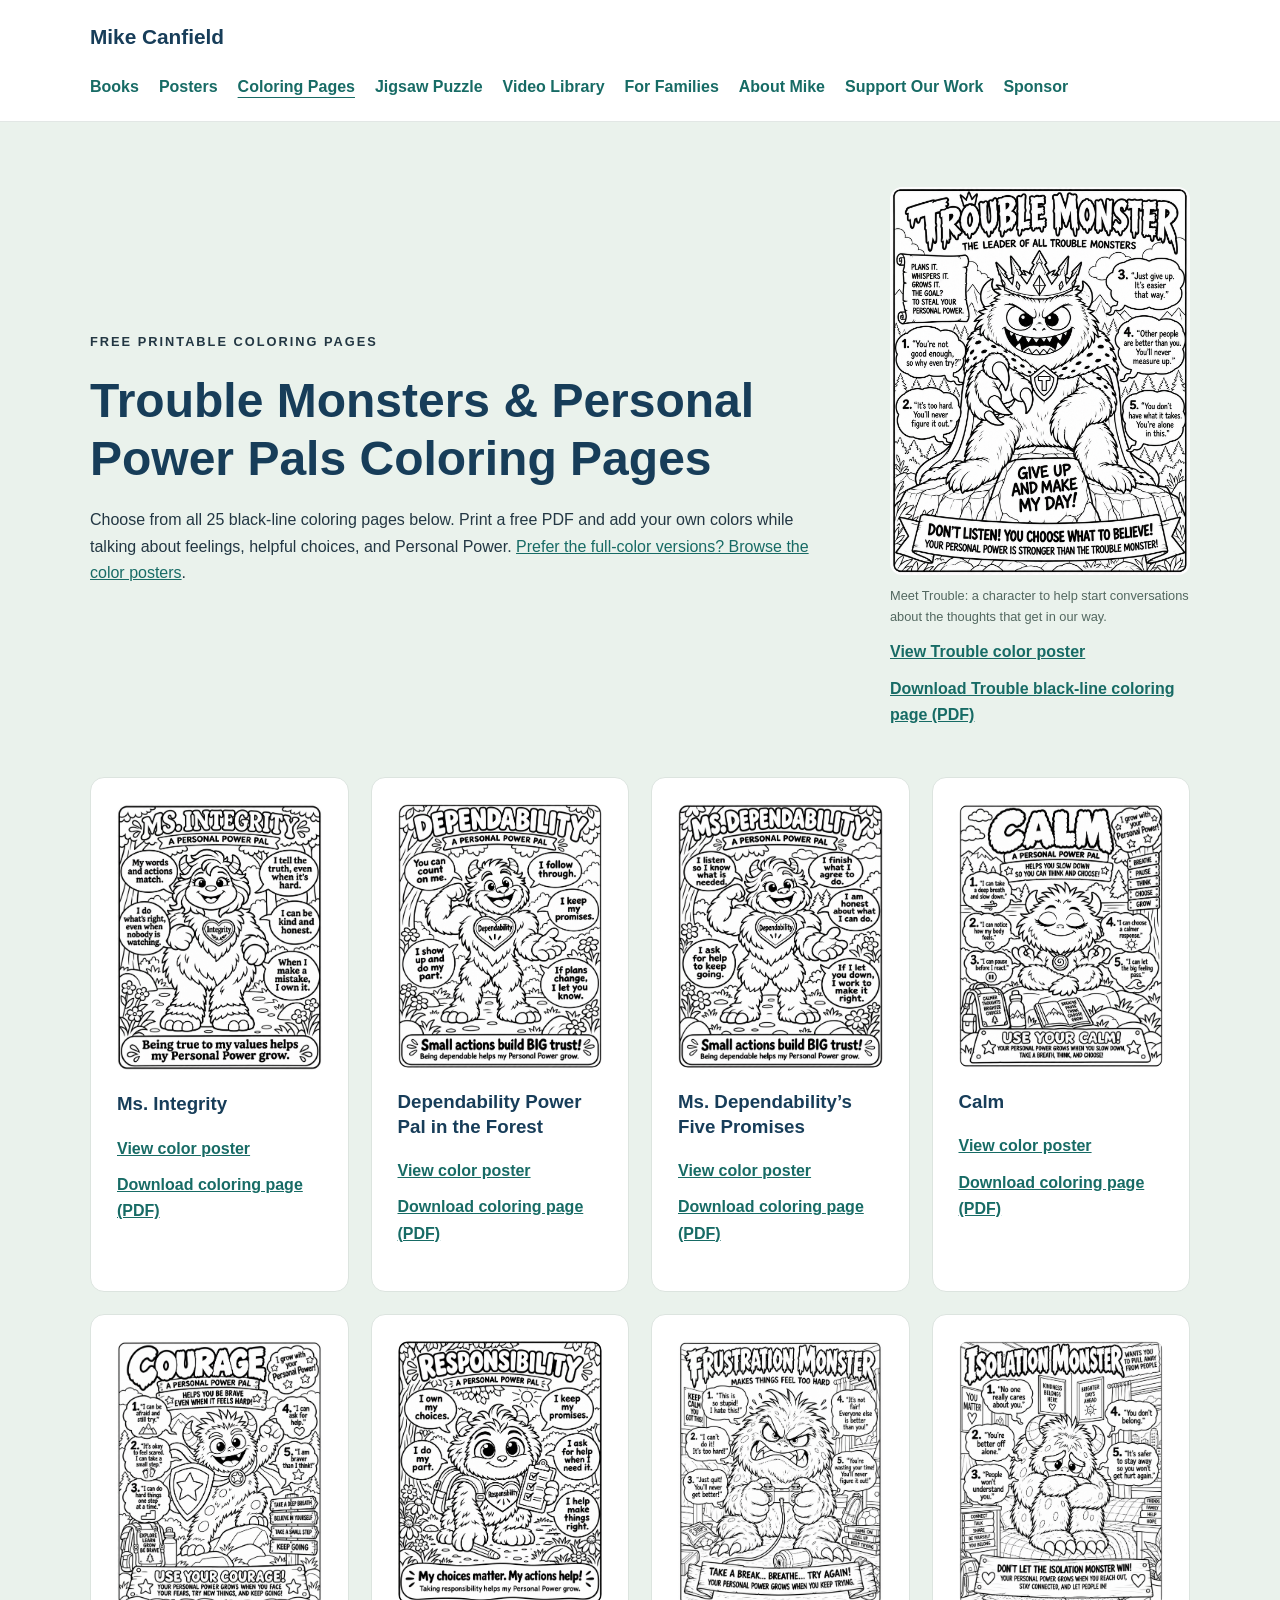
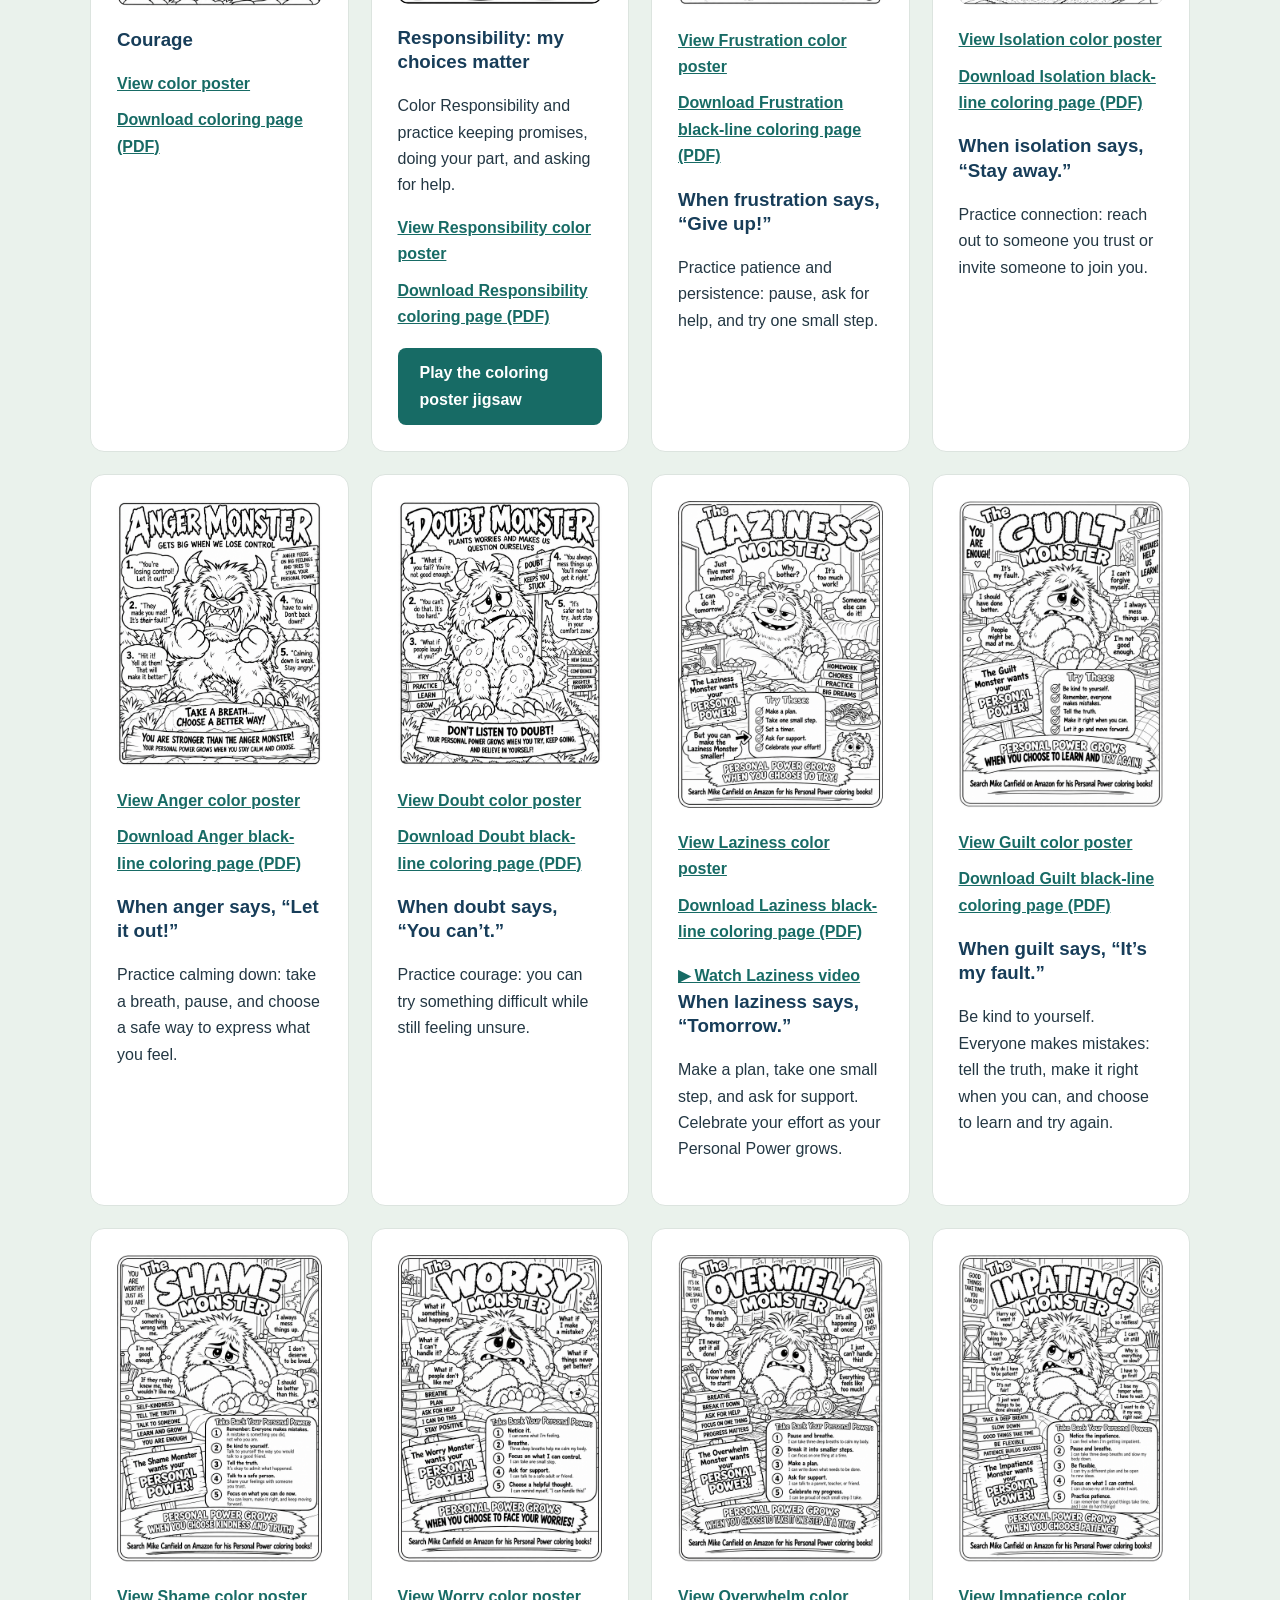
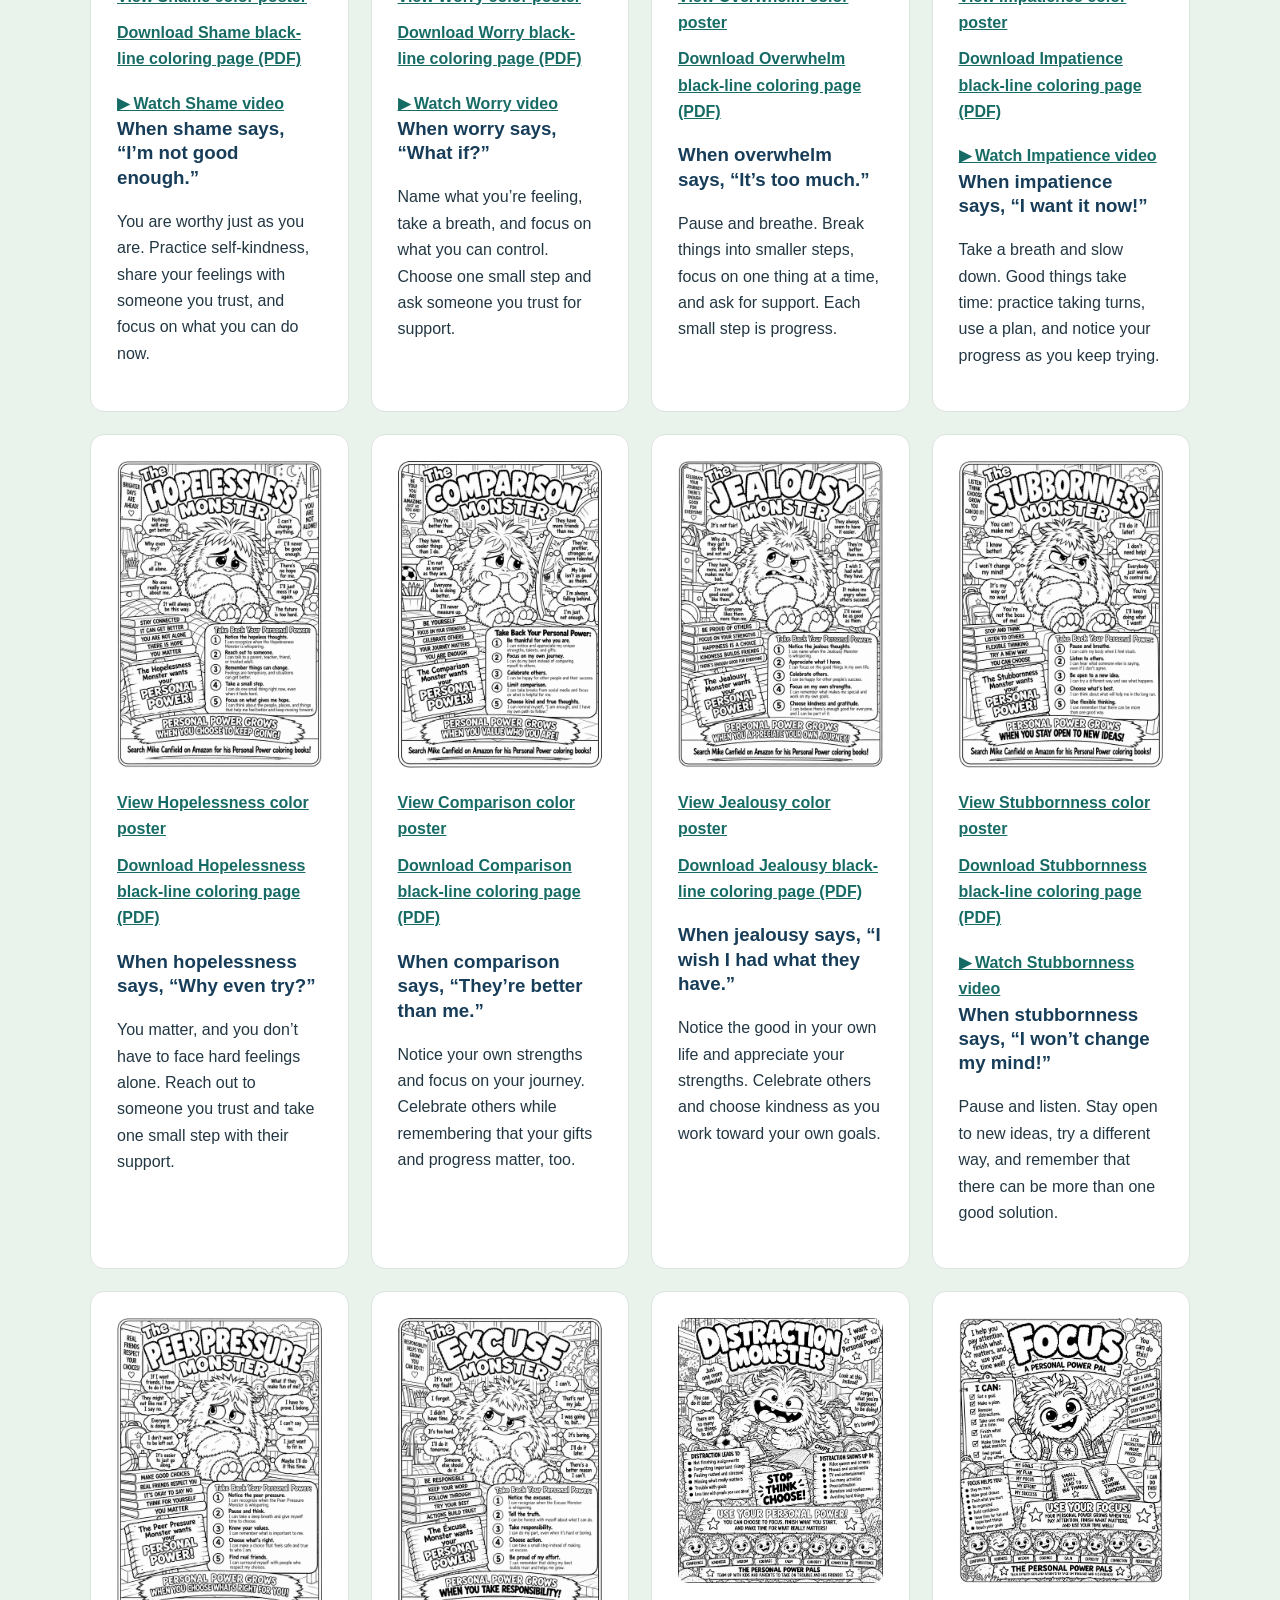
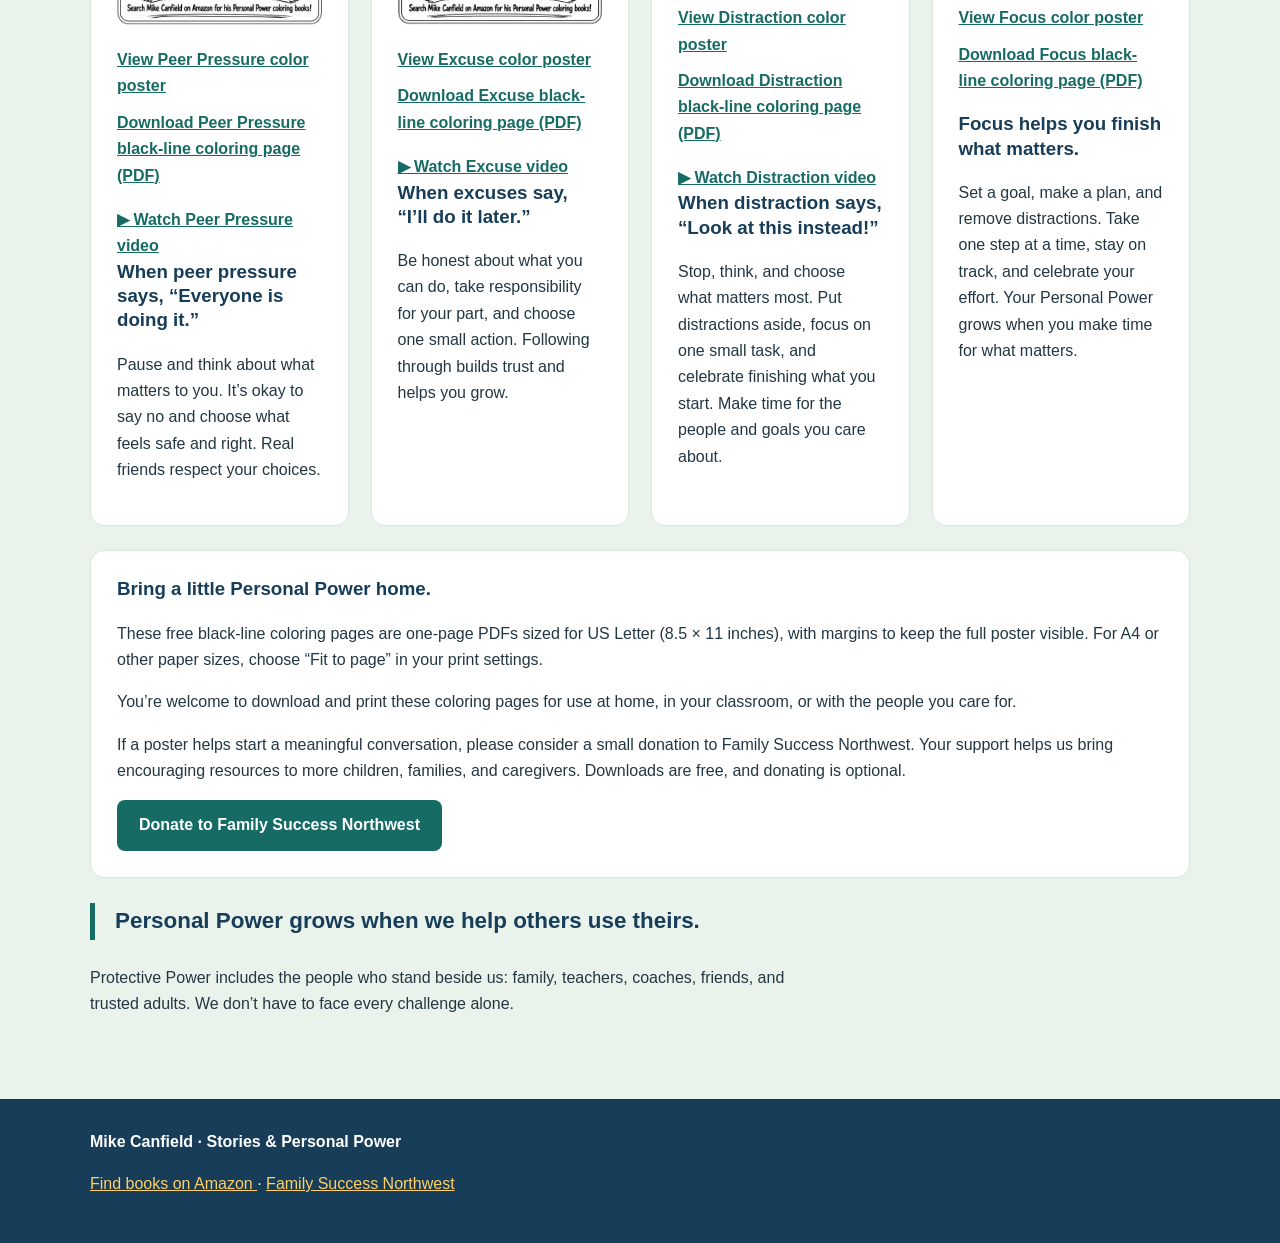
<file: coloring-pages.html>
<!DOCTYPE html>
<html lang="en">
<head>
  <meta charset="UTF-8">
  <meta name="viewport" content="width=device-width, initial-scale=1">
  <meta name="description" content="Download 20 free black-line Trouble Monsters and Personal Power Pals coloring pages. Print one-page PDFs for home, classrooms, and family activities.">
  <title>Free Coloring Pages | Mike Canfield</title>
  <link rel="stylesheet" href="assets/site.css">
</head>
<body>
  <header>
    <div class="wrap header-inner">
      <a class="brand" href="index.html">Mike Canfield</a>
      <nav aria-label="Main navigation">
        <a href="index.html#books">Books</a>
        <a href="posters.html">Posters</a>
        <a href="coloring-pages.html" aria-current="page">Coloring Pages</a>
        <a href="puzzle.html">Jigsaw Puzzle</a>
        <a href="index.html#wisdom">Video Library</a>
        <a href="index.html#families">For Families</a>
        <a href="index.html#about">About Mike</a>
        <a href="index.html#support">Support Our Work</a>
        <a href="sponsor.html">Sponsor</a>
      </nav>
    </div>
  </header>
  <main>
    <section class="soft" id="personal-power">
      <div class="wrap">
        <div class="ideas-introduction">
          <div><div class="eyebrow">Free printable coloring pages</div>
        <h1 class="poster-page-title">Trouble Monsters &amp; Personal Power Pals Coloring Pages</h1>
        <p class="intro">Choose from all 25 black-line coloring pages below. Print a free PDF and add your own colors while talking about feelings, helpful choices, and Personal Power. <a href="posters.html">Prefer the full-color versions? Browse the color posters</a>.</p></div>
          <figure class="ideas-illustration" id="trouble-monster"><img src="assets/coloring/trouble-monster.png" width="1102" height="1427" loading="lazy" alt="Trouble Monster black-line coloring page"><figcaption>Meet Trouble: a character to help start conversations about the thoughts that get in our way.</figcaption><div class="poster-downloads"><a href="posters.html#trouble-monster">View Trouble color poster</a><a href="assets/printable/trouble-monster-blackline.pdf" download="Trouble-Monster-Coloring-Poster.pdf">Download Trouble black-line coloring page (PDF)</a></div></figure>
        </div>

        <div class="grid">
          <article class="card" id="ms-integrity">
            <img class="idea-card-illustration" src="assets/coloring/ms-integrity.png" loading="lazy" alt="Ms. Integrity black-line coloring page">
            <h3>Ms. Integrity</h3>
            <div class="poster-downloads"><a href="posters.html#ms-integrity">View color poster</a><a href="assets/printable/ms-integrity-blackline.pdf" download="Ms-Integrity-Coloring-Poster.pdf">Download coloring page (PDF)</a></div>
          </article>
          <article class="card" id="dependability-forest">
            <img class="idea-card-illustration" src="assets/coloring/dependability-forest.png" loading="lazy" alt="Dependability Power Pal in the Forest black-line coloring page">
            <h3>Dependability Power Pal in the Forest</h3>
            <div class="poster-downloads"><a href="posters.html#dependability-forest">View color poster</a><a href="assets/printable/dependability-forest-blackline.pdf" download="Dependability-Forest-Coloring-Poster.pdf">Download coloring page (PDF)</a></div>
          </article>
          <article class="card" id="dependability-five-promises">
            <img class="idea-card-illustration" src="assets/coloring/dependability-five-promises.png" loading="lazy" alt="Ms. Dependability&rsquo;s Five Promises black-line coloring page">
            <h3>Ms. Dependability&rsquo;s Five Promises</h3>
            <div class="poster-downloads"><a href="posters.html#dependability-five-promises">View color poster</a><a href="assets/printable/dependability-five-promises-blackline.pdf" download="Dependability-Five-Promises-Coloring-Poster.pdf">Download coloring page (PDF)</a></div>
          </article>
          <article class="card" id="calm-pal">
            <img class="idea-card-illustration" src="assets/coloring/calm-puzzle.png" loading="lazy" alt="Calm black-line coloring page">
            <h3>Calm</h3>
            <div class="poster-downloads"><a href="posters.html#calm-pal">View color poster</a><a href="assets/printable/calm-puzzle-blackline.pdf" download="Calm-Coloring-Poster.pdf">Download coloring page (PDF)</a></div>
          </article>
          <article class="card" id="courage-pal">
            <img class="idea-card-illustration" src="assets/coloring/courage-puzzle.png" loading="lazy" alt="Courage black-line coloring page">
            <h3>Courage</h3>
            <div class="poster-downloads"><a href="posters.html#courage-pal">View color poster</a><a href="assets/printable/courage-puzzle-blackline.pdf" download="Courage-Coloring-Poster.pdf">Download coloring page (PDF)</a></div>
          </article>
          <article class="card" id="responsibility-pal">
            <img class="idea-card-illustration" src="assets/coloring/responsibility-pal.png" loading="lazy" alt="Responsibility Personal Power Pal black-line coloring page">
            <h3>Responsibility: my choices matter</h3><p>Color Responsibility and practice keeping promises, doing your part, and asking for help.</p>
            <div class="poster-downloads"><a href="posters.html#responsibility-pal">View Responsibility color poster</a><a href="assets/printable/responsibility-pal-blackline.pdf" download="Responsibility-Pal-Coloring-Poster.pdf">Download Responsibility coloring page (PDF)</a></div>
            <a class="button" href="puzzle.html?poster=responsibility-coloring">Play the coloring poster jigsaw</a>
          </article>
          <article class="card" id="frustration-monster">
            <img class="idea-card-illustration" src="assets/coloring/frustration-monster.png" width="1102" height="1427" loading="lazy" alt="Frustration Monster black-line coloring page">
            <div class="poster-downloads"><a href="posters.html#frustration-monster">View Frustration color poster</a><a href="assets/printable/frustration-monster-blackline.pdf" download="Frustration-Monster-Coloring-Poster.pdf">Download Frustration black-line coloring page (PDF)</a></div>
            <h3>When frustration says, “Give up!”</h3>
            <p>Practice patience and persistence: pause, ask for help,
              and try one small step.</p>
          </article>
          <article class="card" id="isolation-monster">
            <img class="idea-card-illustration" src="assets/coloring/isolation-monster.png" width="1102" height="1427" loading="lazy" alt="Isolation Monster black-line coloring page">
            <div class="poster-downloads"><a href="posters.html#isolation-monster">View Isolation color poster</a><a href="assets/printable/isolation-monster-blackline.pdf" download="Isolation-Monster-Coloring-Poster.pdf">Download Isolation black-line coloring page (PDF)</a></div>
            <h3>When isolation says, “Stay away.”</h3>
            <p>Practice connection: reach out to someone you trust
              or invite someone to join you.</p>
          </article>
          <article class="card" id="anger-monster">
            <img class="idea-card-illustration" src="assets/coloring/anger-monster.png" width="1102" height="1427" loading="lazy" alt="Anger Monster black-line coloring page">
            <div class="poster-downloads"><a href="posters.html#anger-monster">View Anger color poster</a><a href="assets/printable/anger-monster-blackline.pdf" download="Anger-Monster-Coloring-Poster.pdf">Download Anger black-line coloring page (PDF)</a></div>
            <h3>When anger says, “Let it out!”</h3>
            <p>Practice calming down: take a breath, pause,
              and choose a safe way to express what you feel.</p>
          </article>
          <article class="card" id="doubt-monster">
            <img class="idea-card-illustration" src="assets/coloring/doubt-monster.png" width="1102" height="1427" loading="lazy" alt="Doubt Monster black-line coloring page">
            <div class="poster-downloads"><a href="posters.html#doubt-monster">View Doubt color poster</a><a href="assets/printable/doubt-monster-blackline.pdf" download="Doubt-Monster-Coloring-Poster.pdf">Download Doubt black-line coloring page (PDF)</a></div>
            <h3>When doubt says, “You can’t.”</h3>
            <p>Practice courage: you can try something difficult
              while still feeling unsure.</p>
          </article>
          <article class="card" id="laziness-monster">
            <img class="idea-card-illustration" src="assets/coloring/laziness-monster.png" width="1024" height="1536" loading="lazy" alt="Laziness Monster black-line coloring page">
            <div class="poster-downloads"><a href="posters.html#laziness-monster">View Laziness color poster</a><a href="assets/printable/laziness-monster-blackline.pdf" download="Laziness-Monster-Coloring-Poster.pdf">Download Laziness black-line coloring page (PDF)</a></div>
            <a class="book-video-link" href="assets/videos/laziness-first-step.mp4" data-video-file="assets/videos/laziness-first-step.mp4" data-video-title="The Laziness Monster: Take the First Step" data-video-poster="assets/videos/posters/laziness-first-step.jpg" data-video-ratio="1080 / 2020" aria-haspopup="dialog">▶ Watch Laziness video</a>
            <h3>When laziness says, “Tomorrow.”</h3>
            <p>Make a plan, take one small step, and ask for support. Celebrate your effort as your Personal Power grows.</p>
          </article>
          <article class="card" id="guilt-monster">
            <img class="idea-card-illustration" src="assets/coloring/guilt-monster.png" width="1024" height="1536" loading="lazy" alt="Guilt Monster black-line coloring page">
            <div class="poster-downloads"><a href="posters.html#guilt-monster">View Guilt color poster</a><a href="assets/printable/guilt-monster-blackline.pdf" download="Guilt-Monster-Coloring-Poster.pdf">Download Guilt black-line coloring page (PDF)</a></div>
            <h3>When guilt says, “It’s my fault.”</h3>
            <p>Be kind to yourself. Everyone makes mistakes: tell the truth, make it right when you can, and choose to learn and try again.</p>
          </article>
          <article class="card" id="shame-monster">
            <img class="idea-card-illustration" src="assets/coloring/shame-monster.png" width="1024" height="1536" loading="lazy" alt="Shame Monster black-line coloring page">
            <div class="poster-downloads"><a href="posters.html#shame-monster">View Shame color poster</a><a href="assets/printable/shame-monster-blackline.pdf" download="Shame-Monster-Coloring-Poster.pdf">Download Shame black-line coloring page (PDF)</a></div>
            <a class="book-video-link" href="assets/videos/shame-monster.mp4" data-video-file="assets/videos/shame-monster.mp4" data-video-title="Shame Monster" data-video-poster="assets/videos/posters/shame-monster.jpg" data-video-aspect="landscape" aria-haspopup="dialog">▶ Watch Shame video</a>
            <h3>When shame says, “I’m not good enough.”</h3>
            <p>You are worthy just as you are. Practice self-kindness, share your feelings with someone you trust, and focus on what you can do now.</p>
          </article>
          <article class="card" id="worry-monster">
            <img class="idea-card-illustration" src="assets/coloring/worry-monster.png" width="1024" height="1536" loading="lazy" alt="Worry Monster black-line coloring page">
            <div class="poster-downloads"><a href="posters.html#worry-monster">View Worry color poster</a><a href="assets/printable/worry-monster-blackline.pdf" download="Worry-Monster-Coloring-Poster.pdf">Download Worry black-line coloring page (PDF)</a></div>
            <a class="book-video-link" href="assets/videos/worry-monster.mp4" data-video-file="assets/videos/worry-monster.mp4" data-video-title="Worry Monster" data-video-poster="assets/videos/posters/worry-monster.jpg" data-video-aspect="landscape" aria-haspopup="dialog">▶ Watch Worry video</a>
            <h3>When worry says, “What if?”</h3>
            <p>Name what you’re feeling, take a breath, and focus on what you can control. Choose one small step and ask someone you trust for support.</p>
          </article>
          <article class="card" id="overwhelm-monster">
            <img class="idea-card-illustration" src="assets/coloring/overwhelm-monster.png" width="1024" height="1536" loading="lazy" alt="Overwhelm Monster black-line coloring page">
            <div class="poster-downloads"><a href="posters.html#overwhelm-monster">View Overwhelm color poster</a><a href="assets/printable/overwhelm-monster-blackline.pdf" download="Overwhelm-Monster-Coloring-Poster.pdf">Download Overwhelm black-line coloring page (PDF)</a></div>
            <h3>When overwhelm says, “It’s too much.”</h3>
            <p>Pause and breathe. Break things into smaller steps, focus on one thing at a time, and ask for support. Each small step is progress.</p>
          </article>
          <article class="card" id="impatience-monster">
            <img class="idea-card-illustration" src="assets/coloring/impatience-monster.png" width="1024" height="1536" loading="lazy" alt="Impatience Monster black-line coloring page">
            <div class="poster-downloads"><a href="posters.html#impatience-monster">View Impatience color poster</a><a href="assets/printable/impatience-monster-blackline.pdf" download="Impatience-Monster-Coloring-Poster.pdf">Download Impatience black-line coloring page (PDF)</a></div>
            <a class="book-video-link" href="assets/videos/impatience-monster.mp4" data-video-file="assets/videos/impatience-monster.mp4" data-video-title="Impatience Monster" data-video-poster="assets/videos/posters/impatience-monster.jpg" data-video-aspect="landscape" aria-haspopup="dialog">▶ Watch Impatience video</a>
            <h3>When impatience says, “I want it now!”</h3>
            <p>Take a breath and slow down. Good things take time: practice taking turns, use a plan, and notice your progress as you keep trying.</p>
          </article>
          <article class="card" id="hopelessness-monster">
            <img class="idea-card-illustration" src="assets/coloring/hopelessness-monster.png" width="1024" height="1536" loading="lazy" alt="Hopelessness Monster black-line coloring page">
            <div class="poster-downloads"><a href="posters.html#hopelessness-monster">View Hopelessness color poster</a><a href="assets/printable/hopelessness-monster-blackline.pdf" download="Hopelessness-Monster-Coloring-Poster.pdf">Download Hopelessness black-line coloring page (PDF)</a></div>
            <h3>When hopelessness says, “Why even try?”</h3>
            <p>You matter, and you don’t have to face hard feelings alone. Reach out to someone you trust and take one small step with their support.</p>
          </article>
          <article class="card" id="comparison-monster">
            <img class="idea-card-illustration" src="assets/coloring/comparison-monster.png" width="1024" height="1536" loading="lazy" alt="Comparison Monster black-line coloring page">
            <div class="poster-downloads"><a href="posters.html#comparison-monster">View Comparison color poster</a><a href="assets/printable/comparison-monster-blackline.pdf" download="Comparison-Monster-Coloring-Poster.pdf">Download Comparison black-line coloring page (PDF)</a></div>
            <h3>When comparison says, “They’re better than me.”</h3>
            <p>Notice your own strengths and focus on your journey. Celebrate others while remembering that your gifts and progress matter, too.</p>
          </article>
          <article class="card" id="jealousy-monster">
            <img class="idea-card-illustration" src="assets/coloring/jealousy-monster.png" width="1024" height="1536" loading="lazy" alt="Jealousy Monster black-line coloring page">
            <div class="poster-downloads"><a href="posters.html#jealousy-monster">View Jealousy color poster</a><a href="assets/printable/jealousy-monster-blackline.pdf" download="Jealousy-Monster-Coloring-Poster.pdf">Download Jealousy black-line coloring page (PDF)</a></div>
            <h3>When jealousy says, “I wish I had what they have.”</h3>
            <p>Notice the good in your own life and appreciate your strengths. Celebrate others and choose kindness as you work toward your own goals.</p>
          </article>
          <article class="card" id="stubbornness-monster">
            <img class="idea-card-illustration" src="assets/coloring/stubbornness-monster.png" width="1024" height="1536" loading="lazy" alt="Stubbornness Monster black-line coloring page">
            <div class="poster-downloads"><a href="posters.html#stubbornness-monster">View Stubbornness color poster</a><a href="assets/printable/stubbornness-monster-blackline.pdf" download="Stubbornness-Monster-Coloring-Poster.pdf">Download Stubbornness black-line coloring page (PDF)</a></div>
            <a class="book-video-link" href="assets/videos/stubbornness-monster.mp4" data-video-file="assets/videos/stubbornness-monster.mp4" data-video-title="Stubbornness Monster" data-video-poster="assets/videos/posters/stubbornness-monster.jpg" data-video-aspect="landscape" aria-haspopup="dialog">▶ Watch Stubbornness video</a>
            <h3>When stubbornness says, “I won’t change my mind!”</h3>
            <p>Pause and listen. Stay open to new ideas, try a different way, and remember that there can be more than one good solution.</p>
          </article>
          <article class="card" id="peer-pressure-monster">
            <img class="idea-card-illustration" src="assets/coloring/peer-pressure-monster.png" width="1024" height="1536" loading="lazy" alt="Peer Pressure Monster black-line coloring page">
            <div class="poster-downloads"><a href="posters.html#peer-pressure-monster">View Peer Pressure color poster</a><a href="assets/printable/peer-pressure-monster-blackline.pdf" download="Peer-Pressure-Monster-Coloring-Poster.pdf">Download Peer Pressure black-line coloring page (PDF)</a></div>
            <a class="book-video-link" href="assets/videos/peer-pressure-monster.mp4" data-video-file="assets/videos/peer-pressure-monster.mp4" data-video-title="Peer Pressure Monster" data-video-poster="assets/videos/posters/peer-pressure-monster.jpg" data-video-aspect="landscape" aria-haspopup="dialog">▶ Watch Peer Pressure video</a>
            <h3>When peer pressure says, “Everyone is doing it.”</h3>
            <p>Pause and think about what matters to you. It’s okay to say no and choose what feels safe and right. Real friends respect your choices.</p>
          </article>
          <article class="card" id="excuse-monster">
            <img class="idea-card-illustration" src="assets/coloring/excuse-monster.png" width="1024" height="1536" loading="lazy" alt="Excuse Monster black-line coloring page">
            <div class="poster-downloads"><a href="posters.html#excuse-monster">View Excuse color poster</a><a href="assets/printable/excuse-monster-blackline.pdf" download="Excuse-Monster-Coloring-Poster.pdf">Download Excuse black-line coloring page (PDF)</a></div>
            <a class="book-video-link" href="assets/videos/excuse-monster.mp4" data-video-file="assets/videos/excuse-monster.mp4" data-video-title="Excuse Monster" data-video-poster="assets/videos/posters/excuse-monster.jpg" data-video-aspect="landscape" aria-haspopup="dialog">▶ Watch Excuse video</a>
            <h3>When excuses say, “I’ll do it later.”</h3>
            <p>Be honest about what you can do, take responsibility for your part, and choose one small action. Following through builds trust and helps you grow.</p>
          </article>
          <article class="card" id="distraction-monster">
            <img class="idea-card-illustration" src="assets/coloring/distraction-monster.png" width="1102" height="1427" loading="lazy" alt="Distraction Monster black-line coloring page">
            <div class="poster-downloads"><a href="posters.html#distraction-monster">View Distraction color poster</a><a href="assets/printable/distraction-monster-blackline.pdf" download="Distraction-Monster-Coloring-Poster.pdf">Download Distraction black-line coloring page (PDF)</a></div>
            <a class="book-video-link" href="assets/videos/distraction-monster-v2.mp4" data-video-file="assets/videos/distraction-monster-v2.mp4" data-video-title="Distraction Monster" data-video-poster="assets/videos/posters/distraction-monster-v2.jpg" data-video-aspect="landscape" aria-haspopup="dialog">▶ Watch Distraction video</a>
            <h3>When distraction says, “Look at this instead!”</h3>
            <p>Stop, think, and choose what matters most. Put distractions aside, focus on one small task, and celebrate finishing what you start. Make time for the people and goals you care about.</p>
          </article>
          <article class="card" id="focus-pal">
            <img class="idea-card-illustration" src="assets/coloring/focus-pal.png" width="1102" height="1427" loading="lazy" alt="Focus Pal black-line coloring page">
            <div class="poster-downloads"><a href="posters.html#focus-pal">View Focus color poster</a><a href="assets/printable/focus-pal-blackline.pdf" download="Focus-Personal-Power-Pal-Coloring-Poster.pdf">Download Focus black-line coloring page (PDF)</a></div>
            <h3>Focus helps you finish what matters.</h3>
            <p>Set a goal, make a plan, and remove distractions. Take one step at a time, stay on track, and celebrate your effort. Your Personal Power grows when you make time for what matters.</p>
          </article>
        </div>

        <div class="card" style="margin-top: 24px">
          <h3>Bring a little Personal Power home.</h3>
          <p>These free black-line coloring pages are one-page PDFs sized for US Letter (8.5 × 11 inches), with margins to keep the full poster visible. For A4 or other paper sizes, choose “Fit to page” in your print settings.</p>
          <p>You’re welcome to download and print these coloring pages for use at home, in your classroom, or with the people you care for.</p>
          <p>If a poster helps start a meaningful conversation, please consider a small donation to Family Success Northwest. Your support helps us bring encouraging resources to more children, families, and caregivers. Downloads are free, and donating is optional.</p>
          <a class="button" href="https://familysuccessnw.org/be-a-sponsor">Donate to Family Success Northwest</a>
        </div>
        <p class="quote">
          Personal Power grows when we help others use theirs.
        </p>
        <p class="intro">
          Protective Power includes the people who stand beside us:
          family, teachers, coaches, friends, and trusted adults.
          We don’t have to face every challenge alone.
        </p>
      </div>
    </section>

  </main>
  <footer>
    <div class="wrap">
      <strong>Mike Canfield · Stories & Personal Power</strong>
      <p>
        <a href="https://www.amazon.com/s?i=stripbooks&amp;rh=p_27%3AMike+Canfield">
          Find books on Amazon
        </a>
        ·
        <a href="https://www.familysuccessnw.org/">
          Family Success Northwest
        </a>
      </p>
    </div>
  </footer>
  <dialog class="library-dialog" id="library-dialog" aria-labelledby="library-dialog-title">
    <div class="library-dialog-header"><h3 id="library-dialog-title">Personal Power video</h3><button class="library-dialog-close" type="button" aria-label="Close video">×</button></div>
    <video id="library-player" controls playsinline preload="none" aria-label="Selected Personal Power video"></video>
    <p class="library-dialog-status" id="library-player-status" role="status" hidden>Unable to play this video. <a id="library-player-link">Open the video directly</a>.</p>
  </dialog>
  <script src="assets/posters.js" defer></script>
</body>
</html>
</file>
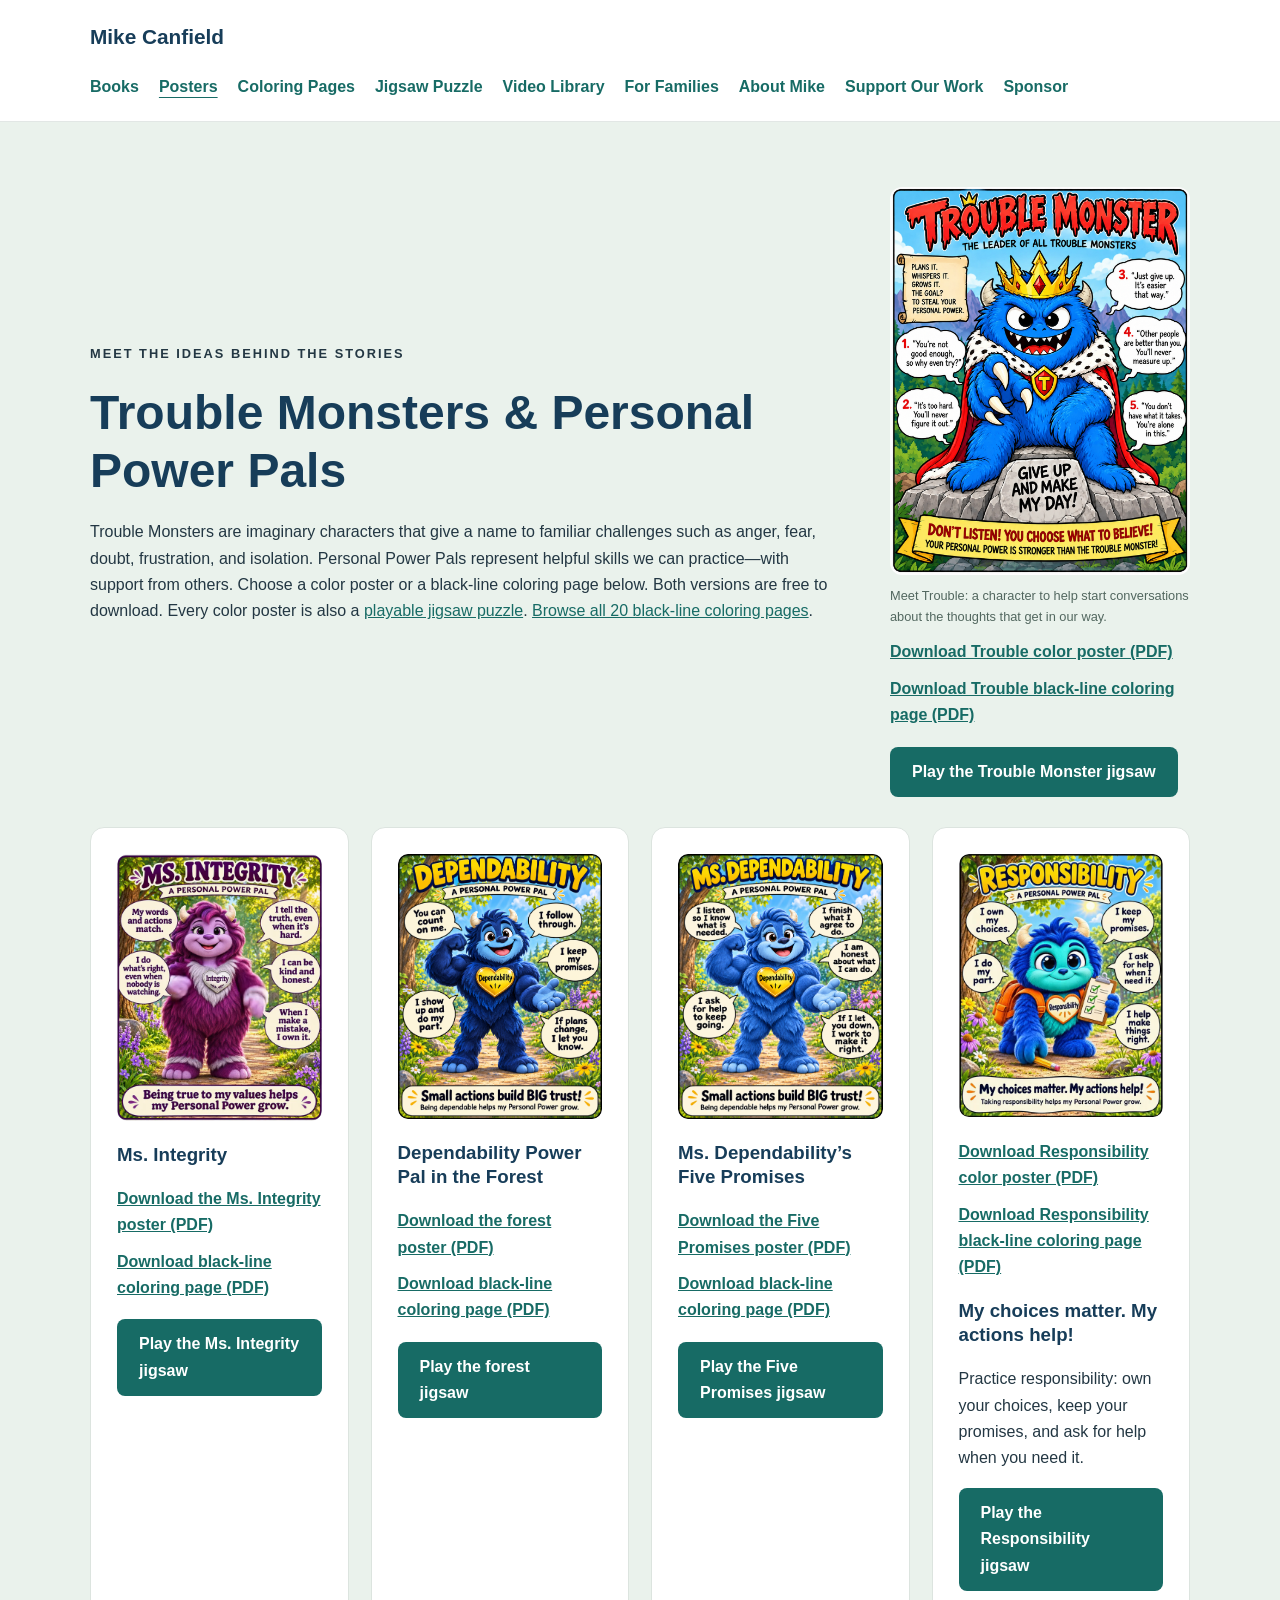
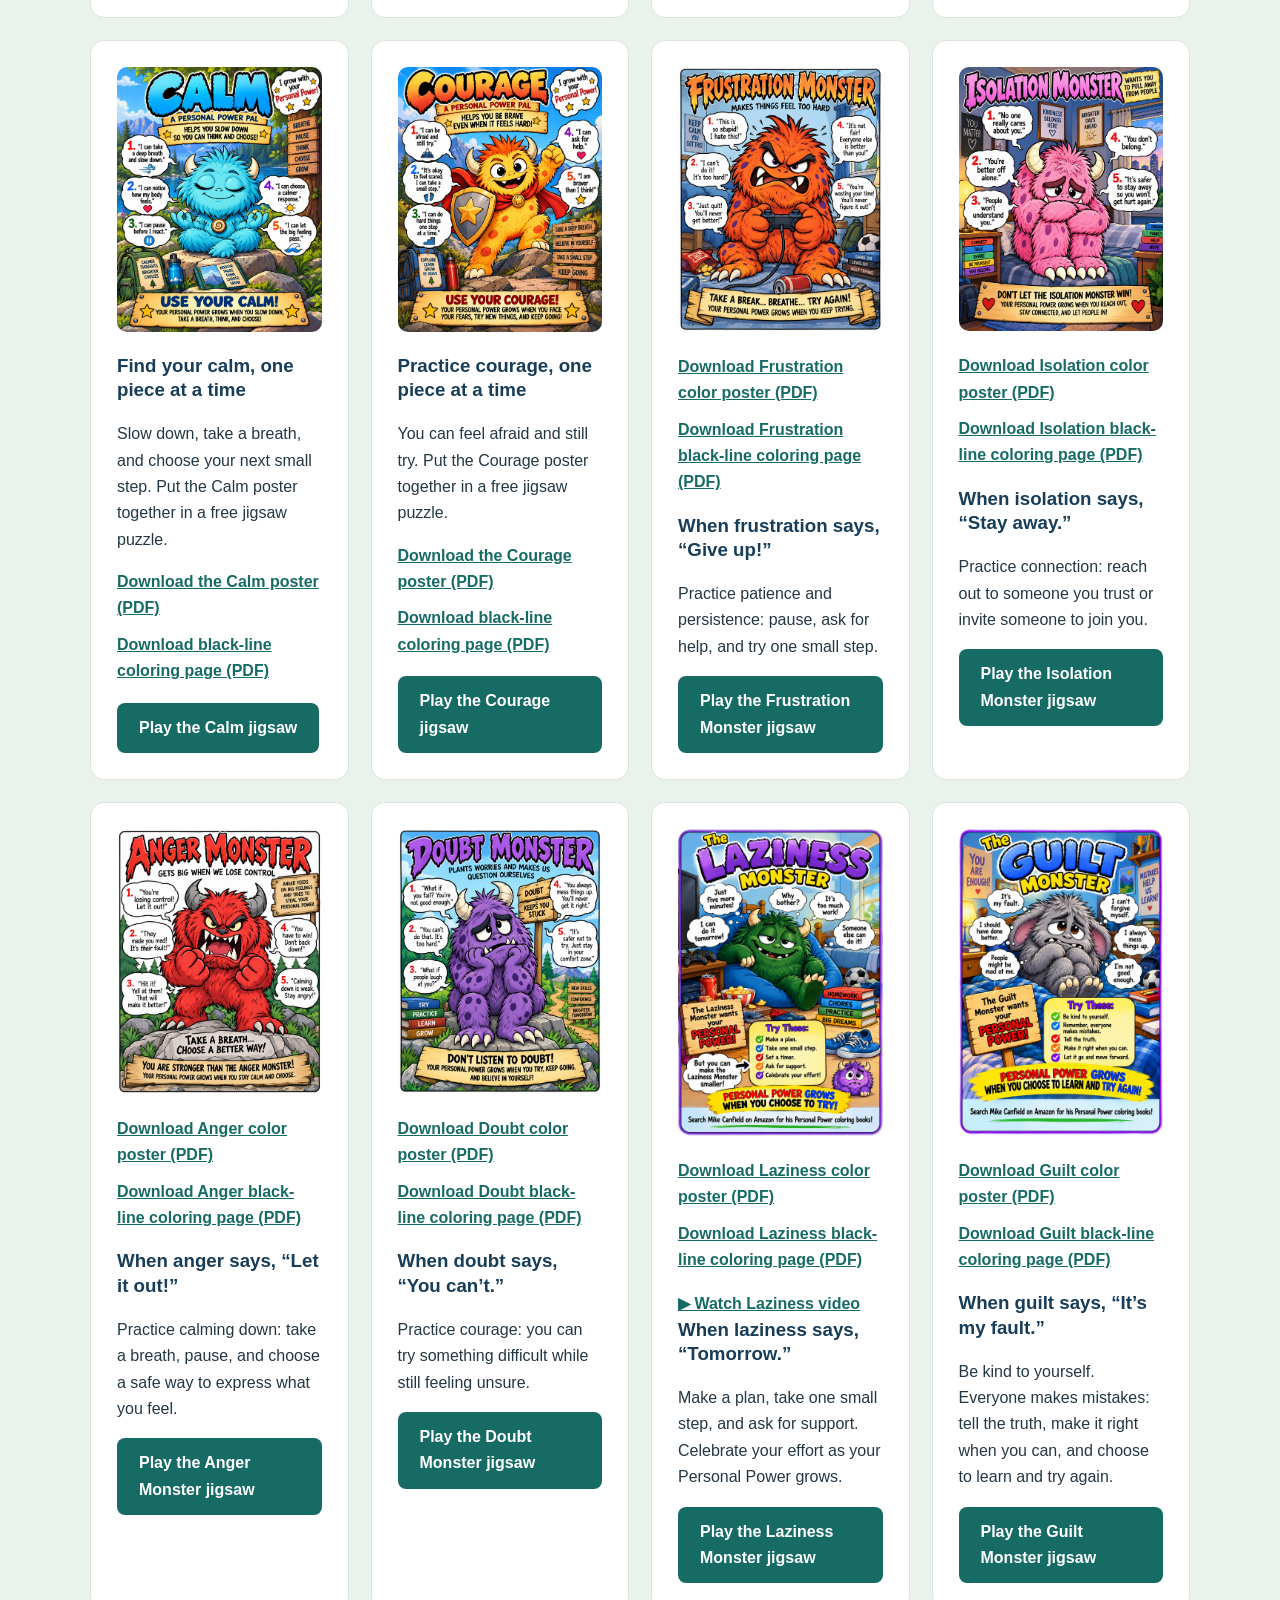
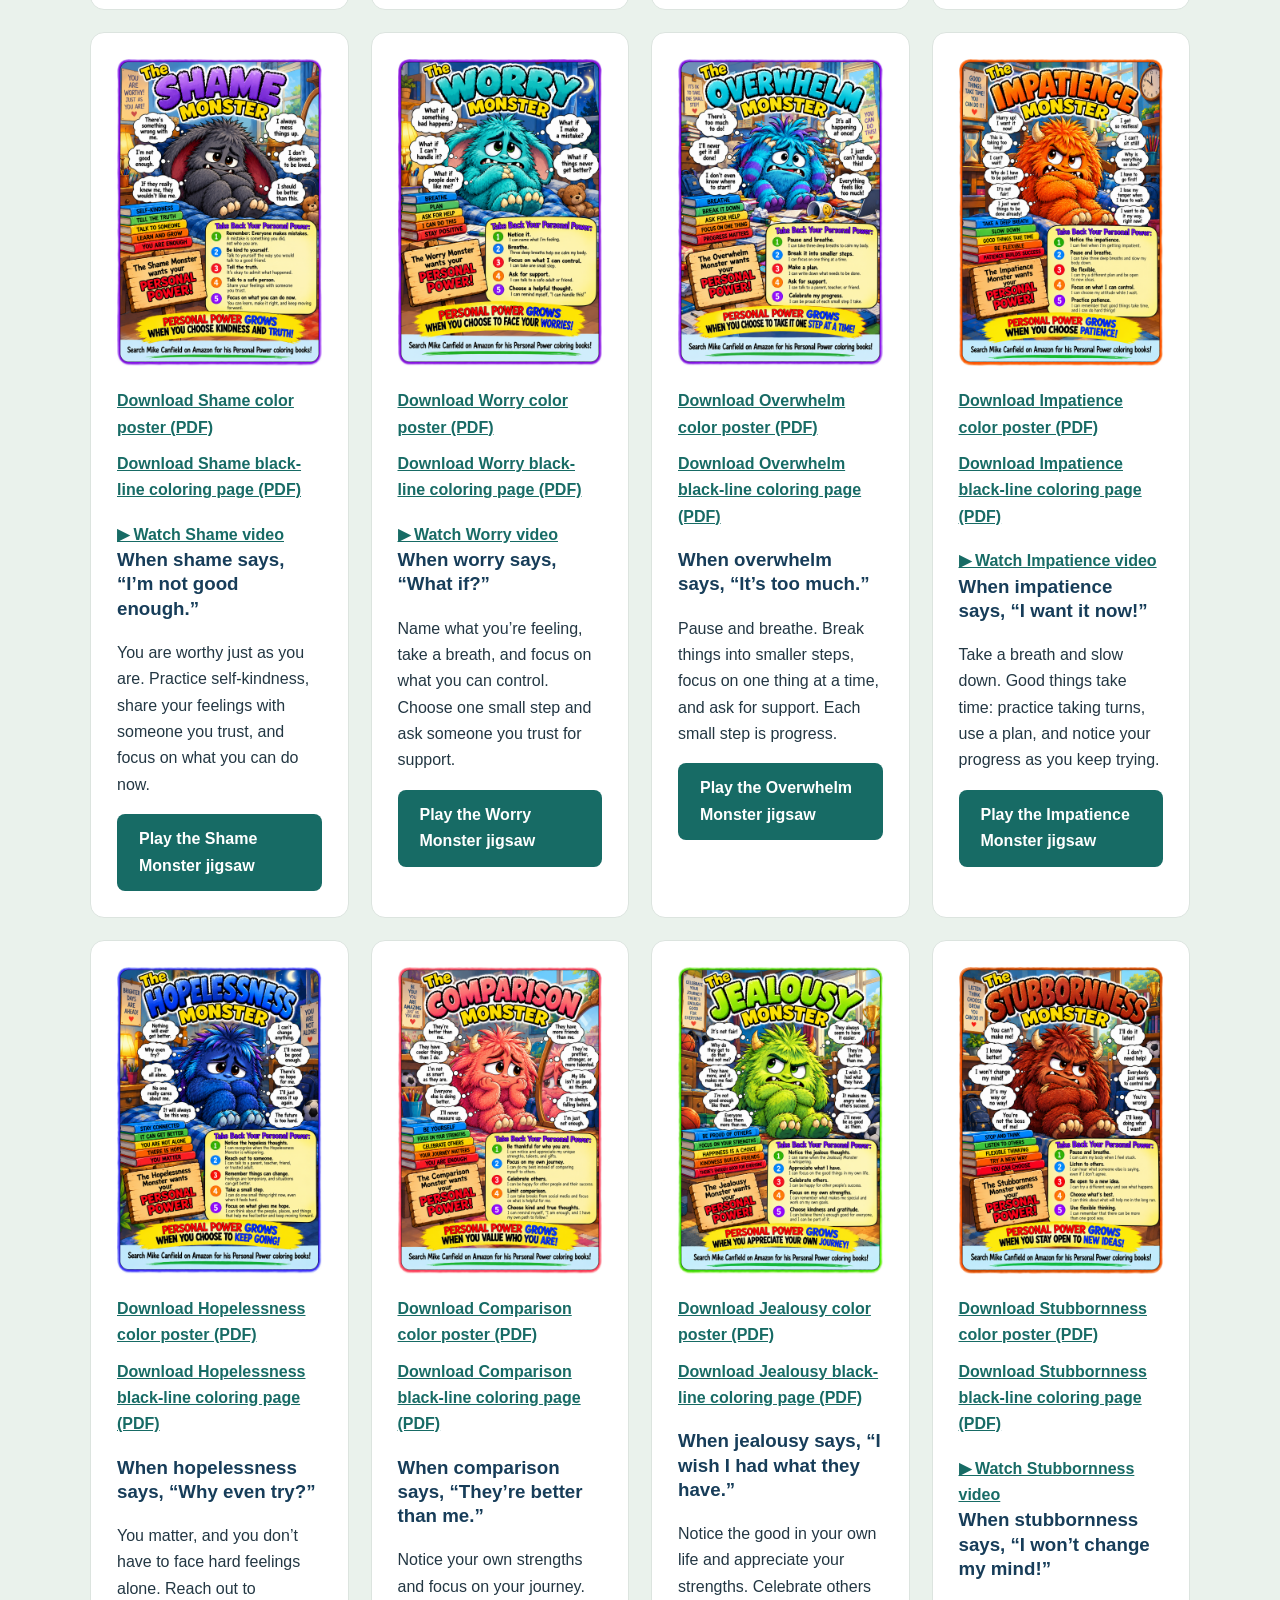
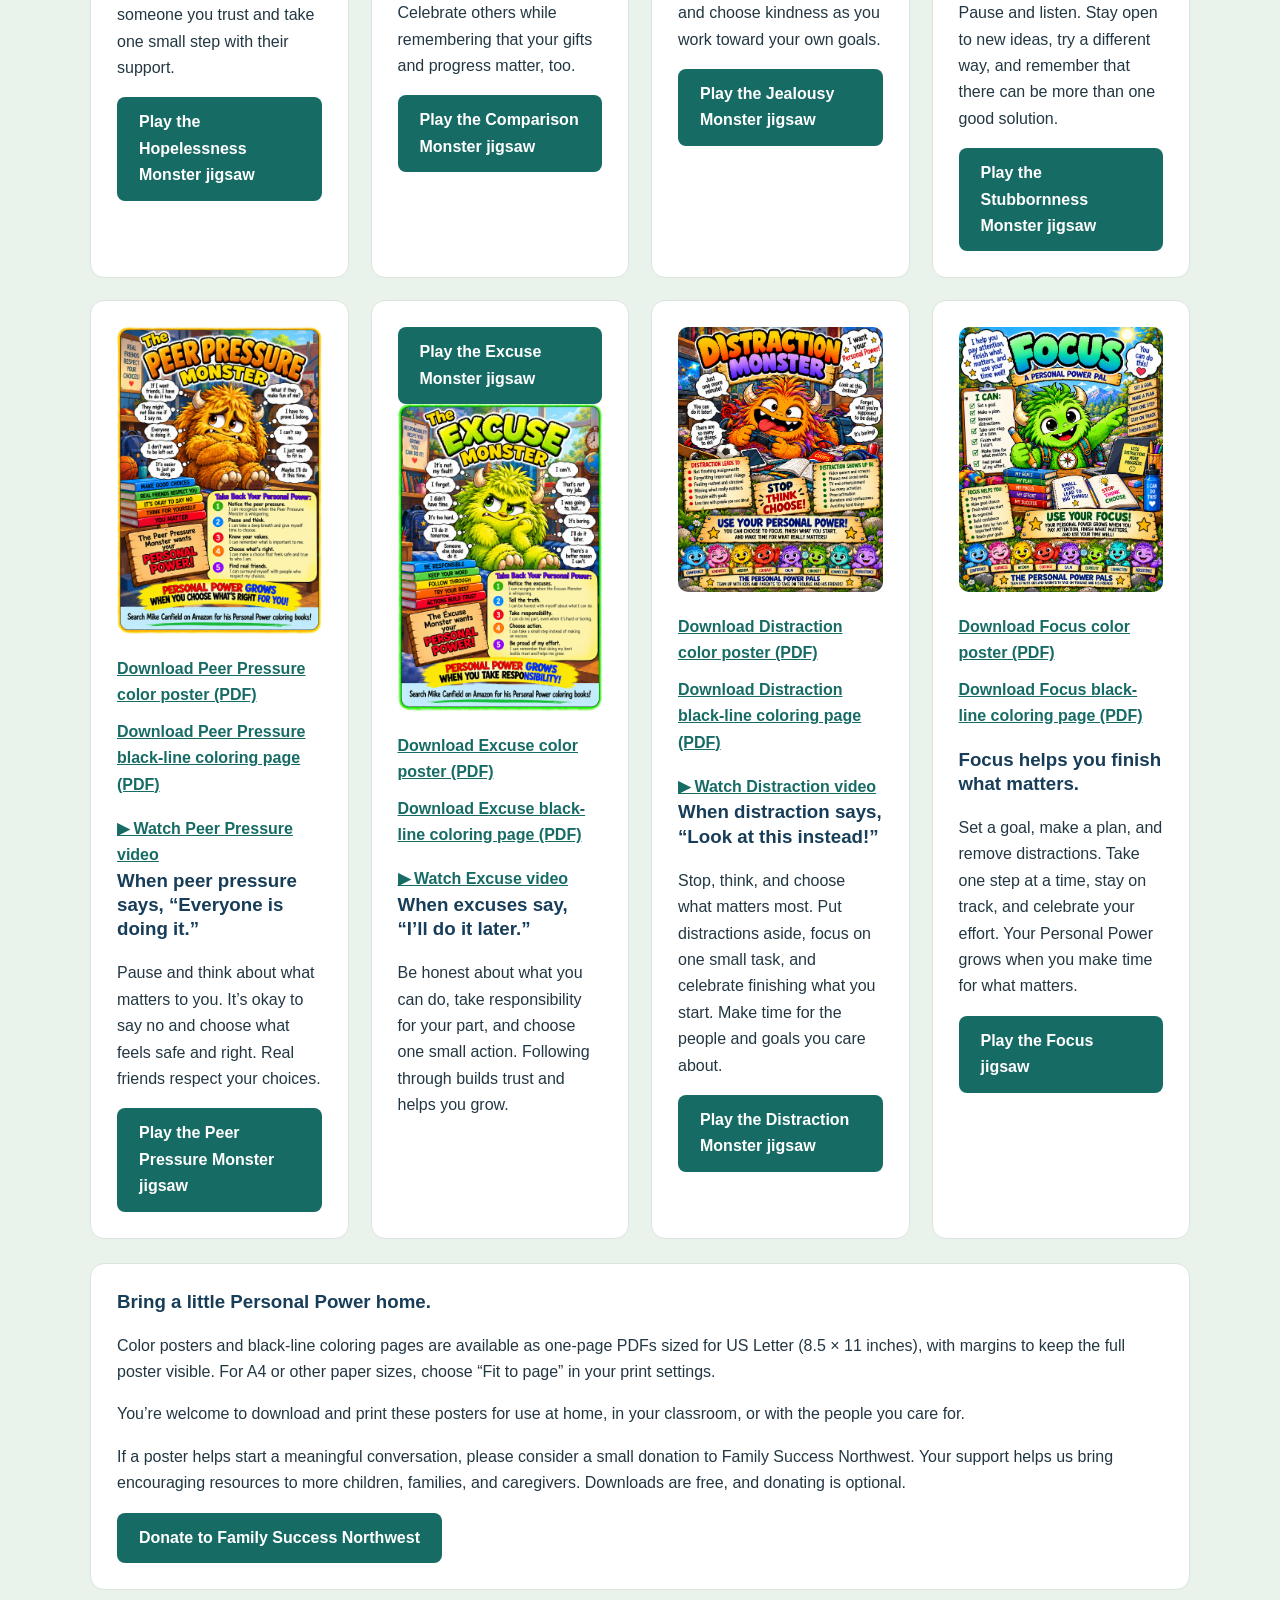
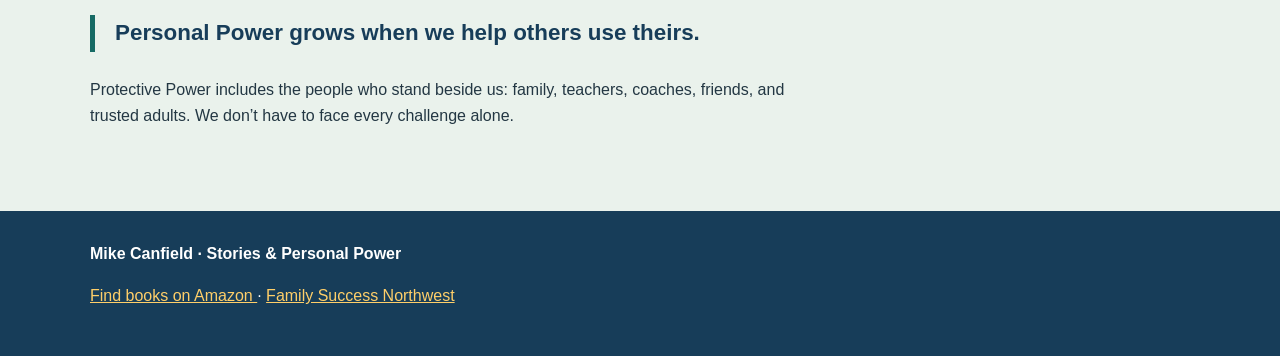
<file: posters.html>
<!DOCTYPE html>
<html lang="en">
<head>
  <meta charset="UTF-8">
  <meta name="viewport" content="width=device-width, initial-scale=1">
  <meta name="description" content="Free printable Trouble Monsters and Personal Power Pals color posters and black-line coloring pages for families, classrooms, and caregivers. Download print-friendly PDFs.">
  <title>Printable Posters | Mike Canfield</title>
  <link rel="stylesheet" href="assets/site.css">
</head>
<body>
  <header>
    <div class="wrap header-inner">
      <a class="brand" href="index.html">Mike Canfield</a>
      <nav aria-label="Main navigation">
        <a href="index.html#books">Books</a>
        <a href="posters.html" aria-current="page">Posters</a>
        <a href="coloring-pages.html">Coloring Pages</a>
        <a href="puzzle.html">Jigsaw Puzzle</a>
        <a href="index.html#wisdom">Video Library</a>
        <a href="index.html#families">For Families</a>
        <a href="index.html#about">About Mike</a>
        <a href="index.html#support">Support Our Work</a>
        <a href="sponsor.html">Sponsor</a>
      </nav>
    </div>
  </header>
  <main>
    <section class="soft" id="personal-power">
      <div class="wrap">
        <div class="ideas-introduction">
          <div><div class="eyebrow">Meet the ideas behind the stories</div>
        <h1 class="poster-page-title">Trouble Monsters &amp; Personal Power Pals</h1>
        <p class="intro">
          Trouble Monsters are imaginary characters that give a name
          to familiar challenges such as anger, fear, doubt,
          frustration, and isolation. Personal Power Pals represent
          helpful skills we can practice—with support from others. Choose a color poster or a black-line coloring page below. Both versions are free to download. Every color poster is also a <a href="puzzle.html">playable jigsaw puzzle</a>. <a href="coloring-pages.html">Browse all 20 black-line coloring pages</a>.
        </p></div>
          <figure class="ideas-illustration" id="trouble-monster"><img src="assets/trouble-monster.png" width="1102" height="1427" loading="lazy" alt="The crowned blue Trouble Monster, with messages that challenge a child's confidence and a reminder that they can choose what to believe."><figcaption>Meet Trouble: a character to help start conversations about the thoughts that get in our way.</figcaption><div class="poster-downloads"><a href="assets/printable/trouble-monster.pdf" download="Trouble-Monster-Poster.pdf">Download Trouble color poster (PDF)</a><a href="assets/printable/trouble-monster-blackline.pdf" download="Trouble-Monster-Coloring-Poster.pdf">Download Trouble black-line coloring page (PDF)</a></div><a class="button" href="puzzle.html?poster=trouble">Play the Trouble Monster jigsaw</a></figure>
        </div>

        <div class="grid">
          <article class="card" id="ms-integrity">
            <img class="idea-card-illustration" src="assets/ms-integrity.png" width="552" height="720" loading="lazy" alt="Ms. Integrity, a purple Personal Power Pal, shares five reminders about honesty and doing what is right.">
            <h3>Ms. Integrity</h3>
            <div class="poster-downloads"><a href="assets/printable/ms-integrity.pdf" download="Ms-Integrity-Poster.pdf">Download the Ms. Integrity poster (PDF)</a><a href="assets/printable/ms-integrity-blackline.pdf" download="Ms-Integrity-Coloring-Poster.pdf">Download black-line coloring page (PDF)</a></div>
            <a class="button" href="puzzle.html?poster=ms-integrity">Play the Ms. Integrity jigsaw</a>
          </article>
          <article class="card" id="dependability-forest">
            <img class="idea-card-illustration" src="assets/dependability-forest.png" width="1102" height="1427" loading="lazy" alt="The Dependability Power Pal in a forest.">
            <h3>Dependability Power Pal in the Forest</h3>
            <div class="poster-downloads"><a href="assets/printable/dependability-forest.pdf" download="Dependability-Forest-Poster.pdf">Download the forest poster (PDF)</a><a href="assets/printable/dependability-forest-blackline.pdf" download="Dependability-Forest-Coloring-Poster.pdf">Download black-line coloring page (PDF)</a></div>
            <a class="button" href="puzzle.html?poster=dependability-forest">Play the forest jigsaw</a>
          </article>
          <article class="card" id="dependability-five-promises">
            <img class="idea-card-illustration" src="assets/dependability-five-promises.png" width="1102" height="1427" loading="lazy" alt="Ms. Dependability with her five promises.">
            <h3>Ms. Dependability&rsquo;s Five Promises</h3>
            <div class="poster-downloads"><a href="assets/printable/dependability-five-promises.pdf" download="Dependability-Five-Promises-Poster.pdf">Download the Five Promises poster (PDF)</a><a href="assets/printable/dependability-five-promises-blackline.pdf" download="Dependability-Five-Promises-Coloring-Poster.pdf">Download black-line coloring page (PDF)</a></div>
            <a class="button" href="puzzle.html?poster=dependability-five-promises">Play the Five Promises jigsaw</a>
          </article>
          <article class="card" id="responsibility-pal">
            <img class="idea-card-illustration" src="assets/responsibility-pal.png" width="560" height="720" loading="lazy" alt="Responsibility, a blue Personal Power Pal with a backpack and checklist, reminds us to own our choices, keep promises, do our part, ask for help, and make things right.">
            <div class="poster-downloads"><a href="assets/printable/responsibility-pal.pdf" download="Responsibility-Pal-Poster.pdf">Download Responsibility color poster (PDF)</a><a href="assets/printable/responsibility-pal-blackline.pdf" download="Responsibility-Pal-Coloring-Poster.pdf">Download Responsibility black-line coloring page (PDF)</a></div>
            <h3>My choices matter. My actions help!</h3>
            <p>Practice responsibility: own your choices, keep your promises, and ask for help when you need it.</p>
            <a class="button" href="puzzle.html?poster=responsibility">Play the Responsibility jigsaw</a>
          </article>
          <article class="card" id="calm-pal">
            <img class="idea-card-illustration" src="assets/calm-puzzle.png" width="1102" height="1427" loading="lazy" alt="Calm, a blue Personal Power Pal sitting peacefully by a lake, reminds us to breathe, pause, think, and choose.">
            <h3>Find your calm, one piece at a time</h3>
            <p>Slow down, take a breath, and choose your next small step. Put the Calm poster together in a free jigsaw puzzle.</p>
            <div class="poster-downloads"><a href="assets/printable/calm-puzzle.pdf" download="Calm-Poster.pdf">Download the Calm poster (PDF)</a><a href="assets/printable/calm-puzzle-blackline.pdf" download="Calm-Coloring-Poster.pdf">Download black-line coloring page (PDF)</a></div>
            <a class="button" href="puzzle.html?poster=calm">Play the Calm jigsaw</a>
          </article>
          <article class="card" id="courage-pal">
            <img class="idea-card-illustration" src="assets/courage-puzzle.png" width="1102" height="1427" loading="lazy" alt="Courage, an orange Personal Power Pal with a red cape and star shield, encourages taking small steps and asking for help.">
            <h3>Practice courage, one piece at a time</h3>
            <p>You can feel afraid and still try. Put the Courage poster together in a free jigsaw puzzle.</p>
            <div class="poster-downloads"><a href="assets/printable/courage-puzzle.pdf" download="Courage-Poster.pdf">Download the Courage poster (PDF)</a><a href="assets/printable/courage-puzzle-blackline.pdf" download="Courage-Coloring-Poster.pdf">Download black-line coloring page (PDF)</a></div>
            <a class="button" href="puzzle.html?poster=courage">Play the Courage jigsaw</a>
          </article>
          <article class="card" id="frustration-monster">
            <img class="idea-card-illustration" src="assets/frustration-monster.png" width="1102" height="1427" loading="lazy" alt="The orange Frustration Monster holding a game controller, with a reminder to take a break, breathe, and try again.">
            <div class="poster-downloads"><a href="assets/printable/frustration-monster.pdf" download="Frustration-Monster-Poster.pdf">Download Frustration color poster (PDF)</a><a href="assets/printable/frustration-monster-blackline.pdf" download="Frustration-Monster-Coloring-Poster.pdf">Download Frustration black-line coloring page (PDF)</a></div>
            <h3>When frustration says, “Give up!”</h3>
            <p>Practice patience and persistence: pause, ask for help,
              and try one small step.</p>
            <a class="button" href="puzzle.html?poster=frustration">Play the Frustration Monster jigsaw</a>
          </article>
          <article class="card" id="isolation-monster">
            <img class="idea-card-illustration" src="assets/isolation-monster.png" width="1102" height="1427" loading="lazy" alt="The pink Isolation Monster, with a reminder to reach out, stay connected, and let people in.">
            <div class="poster-downloads"><a href="assets/printable/isolation-monster.pdf" download="Isolation-Monster-Poster.pdf">Download Isolation color poster (PDF)</a><a href="assets/printable/isolation-monster-blackline.pdf" download="Isolation-Monster-Coloring-Poster.pdf">Download Isolation black-line coloring page (PDF)</a></div>
            <h3>When isolation says, “Stay away.”</h3>
            <p>Practice connection: reach out to someone you trust
              or invite someone to join you.</p>
            <a class="button" href="puzzle.html?poster=isolation">Play the Isolation Monster jigsaw</a>
          </article>
          <article class="card" id="anger-monster">
            <img class="idea-card-illustration" src="assets/anger-monster.png" width="1102" height="1427" loading="lazy" alt="The red Anger Monster, with a reminder to take a breath and choose a better way.">
            <div class="poster-downloads"><a href="assets/printable/anger-monster.pdf" download="Anger-Monster-Poster.pdf">Download Anger color poster (PDF)</a><a href="assets/printable/anger-monster-blackline.pdf" download="Anger-Monster-Coloring-Poster.pdf">Download Anger black-line coloring page (PDF)</a></div>
            <h3>When anger says, “Let it out!”</h3>
            <p>Practice calming down: take a breath, pause,
              and choose a safe way to express what you feel.</p>
            <a class="button" href="puzzle.html?poster=anger">Play the Anger Monster jigsaw</a>
          </article>
          <article class="card" id="doubt-monster">
            <img class="idea-card-illustration" src="assets/doubt-monster.png" width="1102" height="1427" loading="lazy" alt="The purple Doubt Monster, with a reminder to try, keep going, and believe in yourself.">
            <div class="poster-downloads"><a href="assets/printable/doubt-monster.pdf" download="Doubt-Monster-Poster.pdf">Download Doubt color poster (PDF)</a><a href="assets/printable/doubt-monster-blackline.pdf" download="Doubt-Monster-Coloring-Poster.pdf">Download Doubt black-line coloring page (PDF)</a></div>
            <h3>When doubt says, “You can’t.”</h3>
            <p>Practice courage: you can try something difficult
              while still feeling unsure.</p>
            <a class="button" href="puzzle.html?poster=doubt">Play the Doubt Monster jigsaw</a>
          </article>
          <article class="card" id="laziness-monster">
            <img class="idea-card-illustration" src="assets/laziness-monster.png" width="1024" height="1536" loading="lazy" alt="The dark green Laziness Monster, with reminders to make a plan, take one small step, and celebrate your effort.">
            <div class="poster-downloads"><a href="assets/printable/laziness-monster.pdf" download="Laziness-Monster-Poster.pdf">Download Laziness color poster (PDF)</a><a href="assets/printable/laziness-monster-blackline.pdf" download="Laziness-Monster-Coloring-Poster.pdf">Download Laziness black-line coloring page (PDF)</a></div>
            <a class="book-video-link" href="assets/videos/laziness-first-step.mp4" data-video-file="assets/videos/laziness-first-step.mp4" data-video-title="The Laziness Monster: Take the First Step" data-video-poster="assets/videos/posters/laziness-first-step.jpg" data-video-ratio="1080 / 1920" aria-haspopup="dialog">▶ Watch Laziness video</a>
            <h3>When laziness says, “Tomorrow.”</h3>
            <p>Make a plan, take one small step, and ask for support. Celebrate your effort as your Personal Power grows.</p>
            <a class="button" href="puzzle.html?poster=laziness">Play the Laziness Monster jigsaw</a>
          </article>
          <article class="card" id="guilt-monster">
            <img class="idea-card-illustration" src="assets/guilt-monster.png" width="1024" height="1536" loading="lazy" alt="The gray Guilt Monster, with reminders to be kind to yourself, tell the truth, make things right, and learn from mistakes.">
            <div class="poster-downloads"><a href="assets/printable/guilt-monster.pdf" download="Guilt-Monster-Poster.pdf">Download Guilt color poster (PDF)</a><a href="assets/printable/guilt-monster-blackline.pdf" download="Guilt-Monster-Coloring-Poster.pdf">Download Guilt black-line coloring page (PDF)</a></div>
            <h3>When guilt says, “It’s my fault.”</h3>
            <p>Be kind to yourself. Everyone makes mistakes: tell the truth, make it right when you can, and choose to learn and try again.</p>
            <a class="button" href="puzzle.html?poster=guilt">Play the Guilt Monster jigsaw</a>
          </article>
          <article class="card" id="shame-monster">
            <img class="idea-card-illustration" src="assets/shame-monster.png" width="1024" height="1536" loading="lazy" alt="The gray Shame Monster, with reminders to be kind to yourself, talk to someone you trust, and remember that mistakes do not define you.">
            <div class="poster-downloads"><a href="assets/printable/shame-monster.pdf" download="Shame-Monster-Poster.pdf">Download Shame color poster (PDF)</a><a href="assets/printable/shame-monster-blackline.pdf" download="Shame-Monster-Coloring-Poster.pdf">Download Shame black-line coloring page (PDF)</a></div>
            <a class="book-video-link" href="assets/videos/shame-monster.mp4" data-video-file="assets/videos/shame-monster.mp4" data-video-title="Shame Monster" data-video-poster="assets/videos/posters/shame-monster.jpg" data-video-aspect="landscape" aria-haspopup="dialog">▶ Watch Shame video</a>
            <h3>When shame says, “I’m not good enough.”</h3>
            <p>You are worthy just as you are. Practice self-kindness, share your feelings with someone you trust, and focus on what you can do now.</p>
            <a class="button" href="puzzle.html?poster=shame">Play the Shame Monster jigsaw</a>
          </article>
          <article class="card" id="worry-monster">
            <img class="idea-card-illustration" src="assets/worry-monster.png" width="1024" height="1536" loading="lazy" alt="The turquoise Worry Monster, with reminders to notice your feelings, breathe, take one small step, and ask for support.">
            <div class="poster-downloads"><a href="assets/printable/worry-monster.pdf" download="Worry-Monster-Poster.pdf">Download Worry color poster (PDF)</a><a href="assets/printable/worry-monster-blackline.pdf" download="Worry-Monster-Coloring-Poster.pdf">Download Worry black-line coloring page (PDF)</a></div>
            <a class="book-video-link" href="assets/videos/worry-monster.mp4" data-video-file="assets/videos/worry-monster.mp4" data-video-title="Worry Monster" data-video-poster="assets/videos/posters/worry-monster.jpg" data-video-aspect="landscape" aria-haspopup="dialog">▶ Watch Worry video</a>
            <h3>When worry says, “What if?”</h3>
            <p>Name what you’re feeling, take a breath, and focus on what you can control. Choose one small step and ask someone you trust for support.</p>
            <a class="button" href="puzzle.html?poster=worry">Play the Worry Monster jigsaw</a>
          </article>
          <article class="card" id="overwhelm-monster">
            <img class="idea-card-illustration" src="assets/overwhelm-monster.png" width="1024" height="1536" loading="lazy" alt="The blue and purple Overwhelm Monster, with reminders to breathe, break tasks into smaller steps, ask for help, and celebrate progress.">
            <div class="poster-downloads"><a href="assets/printable/overwhelm-monster.pdf" download="Overwhelm-Monster-Poster.pdf">Download Overwhelm color poster (PDF)</a><a href="assets/printable/overwhelm-monster-blackline.pdf" download="Overwhelm-Monster-Coloring-Poster.pdf">Download Overwhelm black-line coloring page (PDF)</a></div>
            <h3>When overwhelm says, “It’s too much.”</h3>
            <p>Pause and breathe. Break things into smaller steps, focus on one thing at a time, and ask for support. Each small step is progress.</p>
            <a class="button" href="puzzle.html?poster=overwhelm">Play the Overwhelm Monster jigsaw</a>
          </article>
          <article class="card" id="impatience-monster">
            <img class="idea-card-illustration" src="assets/impatience-monster.png" width="1024" height="1536" loading="lazy" alt="The orange Impatience Monster, with reminders to pause, practice patience, make a plan, and keep trying.">
            <div class="poster-downloads"><a href="assets/printable/impatience-monster.pdf" download="Impatience-Monster-Poster.pdf">Download Impatience color poster (PDF)</a><a href="assets/printable/impatience-monster-blackline.pdf" download="Impatience-Monster-Coloring-Poster.pdf">Download Impatience black-line coloring page (PDF)</a></div>
            <a class="book-video-link" href="assets/videos/impatience-monster.mp4" data-video-file="assets/videos/impatience-monster.mp4" data-video-title="Impatience Monster" data-video-poster="assets/videos/posters/impatience-monster.jpg" data-video-aspect="landscape" aria-haspopup="dialog">▶ Watch Impatience video</a>
            <h3>When impatience says, “I want it now!”</h3>
            <p>Take a breath and slow down. Good things take time: practice taking turns, use a plan, and notice your progress as you keep trying.</p>
            <a class="button" href="puzzle.html?poster=impatience">Play the Impatience Monster jigsaw</a>
          </article>
          <article class="card" id="hopelessness-monster">
            <img class="idea-card-illustration" src="assets/hopelessness-monster.png" width="1024" height="1536" loading="lazy" alt="The blue Hopelessness Monster, with reminders to stay connected, reach out to someone you trust, and take a small step toward hope.">
            <div class="poster-downloads"><a href="assets/printable/hopelessness-monster.pdf" download="Hopelessness-Monster-Poster.pdf">Download Hopelessness color poster (PDF)</a><a href="assets/printable/hopelessness-monster-blackline.pdf" download="Hopelessness-Monster-Coloring-Poster.pdf">Download Hopelessness black-line coloring page (PDF)</a></div>
            <h3>When hopelessness says, “Why even try?”</h3>
            <p>You matter, and you don’t have to face hard feelings alone. Reach out to someone you trust and take one small step with their support.</p>
            <a class="button" href="puzzle.html?poster=hopelessness">Play the Hopelessness Monster jigsaw</a>
          </article>
          <article class="card" id="comparison-monster">
            <img class="idea-card-illustration" src="assets/comparison-monster.png" width="1024" height="1536" loading="lazy" alt="The pink Comparison Monster, with reminders to appreciate your strengths, follow your own journey, and celebrate others.">
            <div class="poster-downloads"><a href="assets/printable/comparison-monster.pdf" download="Comparison-Monster-Poster.pdf">Download Comparison color poster (PDF)</a><a href="assets/printable/comparison-monster-blackline.pdf" download="Comparison-Monster-Coloring-Poster.pdf">Download Comparison black-line coloring page (PDF)</a></div>
            <h3>When comparison says, “They’re better than me.”</h3>
            <p>Notice your own strengths and focus on your journey. Celebrate others while remembering that your gifts and progress matter, too.</p>
            <a class="button" href="puzzle.html?poster=comparison">Play the Comparison Monster jigsaw</a>
          </article>
          <article class="card" id="jealousy-monster">
            <img class="idea-card-illustration" src="assets/jealousy-monster.png" width="1024" height="1536" loading="lazy" alt="The green Jealousy Monster, with reminders to appreciate what you have, celebrate others, and focus on your own strengths.">
            <div class="poster-downloads"><a href="assets/printable/jealousy-monster.pdf" download="Jealousy-Monster-Poster.pdf">Download Jealousy color poster (PDF)</a><a href="assets/printable/jealousy-monster-blackline.pdf" download="Jealousy-Monster-Coloring-Poster.pdf">Download Jealousy black-line coloring page (PDF)</a></div>
            <h3>When jealousy says, “I wish I had what they have.”</h3>
            <p>Notice the good in your own life and appreciate your strengths. Celebrate others and choose kindness as you work toward your own goals.</p>
            <a class="button" href="puzzle.html?poster=jealousy">Play the Jealousy Monster jigsaw</a>
          </article>
          <article class="card" id="stubbornness-monster">
            <img class="idea-card-illustration" src="assets/stubbornness-monster.png" width="1024" height="1536" loading="lazy" alt="The orange Stubbornness Monster, with reminders to pause, listen to others, try a new idea, and use flexible thinking.">
            <div class="poster-downloads"><a href="assets/printable/stubbornness-monster.pdf" download="Stubbornness-Monster-Poster.pdf">Download Stubbornness color poster (PDF)</a><a href="assets/printable/stubbornness-monster-blackline.pdf" download="Stubbornness-Monster-Coloring-Poster.pdf">Download Stubbornness black-line coloring page (PDF)</a></div>
            <a class="book-video-link" href="assets/videos/stubbornness-monster.mp4" data-video-file="assets/videos/stubbornness-monster.mp4" data-video-title="Stubbornness Monster" data-video-poster="assets/videos/posters/stubbornness-monster.jpg" data-video-aspect="landscape" aria-haspopup="dialog">▶ Watch Stubbornness video</a>
            <h3>When stubbornness says, “I won’t change my mind!”</h3>
            <p>Pause and listen. Stay open to new ideas, try a different way, and remember that there can be more than one good solution.</p>
            <a class="button" href="puzzle.html?poster=stubbornness">Play the Stubbornness Monster jigsaw</a>
          </article>
          <article class="card" id="peer-pressure-monster">
            <img class="idea-card-illustration" src="assets/peer-pressure-monster.png" width="1024" height="1536" loading="lazy" alt="The golden Peer Pressure Monster, with reminders to pause, know your values, say no, and choose friends who respect your choices.">
            <div class="poster-downloads"><a href="assets/printable/peer-pressure-monster.pdf" download="Peer-Pressure-Monster-Poster.pdf">Download Peer Pressure color poster (PDF)</a><a href="assets/printable/peer-pressure-monster-blackline.pdf" download="Peer-Pressure-Monster-Coloring-Poster.pdf">Download Peer Pressure black-line coloring page (PDF)</a></div>
            <a class="book-video-link" href="assets/videos/peer-pressure-monster.mp4" data-video-file="assets/videos/peer-pressure-monster.mp4" data-video-title="Peer Pressure Monster" data-video-poster="assets/videos/posters/peer-pressure-monster.jpg" data-video-aspect="landscape" aria-haspopup="dialog">▶ Watch Peer Pressure video</a>
            <h3>When peer pressure says, “Everyone is doing it.”</h3>
            <p>Pause and think about what matters to you. It’s okay to say no and choose what feels safe and right. Real friends respect your choices.</p>
            <a class="button" href="puzzle.html?poster=peer-pressure">Play the Peer Pressure Monster jigsaw</a>
          </article>
          <article class="card" id="excuse-monster">
            <a class="button" href="puzzle.html">Play the Excuse Monster jigsaw</a>
            <img class="idea-card-illustration" src="assets/excuse-monster.png" width="1024" height="1536" loading="lazy" alt="The green Excuse Monster, with reminders to tell the truth, take responsibility, follow through, and be proud of your effort.">
            <div class="poster-downloads"><a href="assets/printable/excuse-monster.pdf" download="Excuse-Monster-Poster.pdf">Download Excuse color poster (PDF)</a><a href="assets/printable/excuse-monster-blackline.pdf" download="Excuse-Monster-Coloring-Poster.pdf">Download Excuse black-line coloring page (PDF)</a></div>
            <a class="book-video-link" href="assets/videos/excuse-monster.mp4" data-video-file="assets/videos/excuse-monster.mp4" data-video-title="Excuse Monster" data-video-poster="assets/videos/posters/excuse-monster.jpg" data-video-aspect="landscape" aria-haspopup="dialog">▶ Watch Excuse video</a>
            <h3>When excuses say, “I’ll do it later.”</h3>
            <p>Be honest about what you can do, take responsibility for your part, and choose one small action. Following through builds trust and helps you grow.</p>
          </article>
          <article class="card" id="distraction-monster">
            <img class="idea-card-illustration" src="assets/distraction-monster.png" width="1102" height="1427" loading="lazy" alt="The orange Distraction Monster surrounded by games and screens, with reminders to stop, think, choose, and focus on what really matters.">
            <div class="poster-downloads"><a href="assets/printable/distraction-monster.pdf" download="Distraction-Monster-Poster.pdf">Download Distraction color poster (PDF)</a><a href="assets/printable/distraction-monster-blackline.pdf" download="Distraction-Monster-Coloring-Poster.pdf">Download Distraction black-line coloring page (PDF)</a></div>
            <a class="book-video-link" href="assets/videos/distraction-monster-v2.mp4" data-video-file="assets/videos/distraction-monster-v2.mp4" data-video-title="Distraction Monster" data-video-poster="assets/videos/posters/distraction-monster-v2.jpg" data-video-aspect="landscape" aria-haspopup="dialog">▶ Watch Distraction video</a>
            <h3>When distraction says, “Look at this instead!”</h3>
            <p>Stop, think, and choose what matters most. Put distractions aside, focus on one small task, and celebrate finishing what you start. Make time for the people and goals you care about.</p>
            <a class="button" href="puzzle.html?poster=distraction">Play the Distraction Monster jigsaw</a>
          </article>
          <article class="card" id="focus-pal">
            <img class="idea-card-illustration" src="assets/focus-pal.png" width="1102" height="1427" loading="lazy" alt="Focus, a green Personal Power Pal, with reminders to set a goal, make a plan, remove distractions, and take one step at a time.">
            <div class="poster-downloads"><a href="assets/printable/focus-pal.pdf" download="Focus-Personal-Power-Pal-Poster.pdf">Download Focus color poster (PDF)</a><a href="assets/printable/focus-pal-blackline.pdf" download="Focus-Personal-Power-Pal-Coloring-Poster.pdf">Download Focus black-line coloring page (PDF)</a></div>
            <h3>Focus helps you finish what matters.</h3>
            <p>Set a goal, make a plan, and remove distractions. Take one step at a time, stay on track, and celebrate your effort. Your Personal Power grows when you make time for what matters.</p>
            <a class="button" href="puzzle.html?poster=focus">Play the Focus jigsaw</a>
          </article>
        </div>

        <div class="card" style="margin-top: 24px">
          <h3>Bring a little Personal Power home.</h3>
          <p>Color posters and black-line coloring pages are available as one-page PDFs sized for US Letter (8.5 × 11 inches), with margins to keep the full poster visible. For A4 or other paper sizes, choose “Fit to page” in your print settings.</p>
          <p>You’re welcome to download and print these posters for use at home, in your classroom, or with the people you care for.</p>
          <p>If a poster helps start a meaningful conversation, please consider a small donation to Family Success Northwest. Your support helps us bring encouraging resources to more children, families, and caregivers. Downloads are free, and donating is optional.</p>
          <a class="button" href="https://familysuccessnw.org/be-a-sponsor">Donate to Family Success Northwest</a>
        </div>
        <p class="quote">
          Personal Power grows when we help others use theirs.
        </p>
        <p class="intro">
          Protective Power includes the people who stand beside us:
          family, teachers, coaches, friends, and trusted adults.
          We don’t have to face every challenge alone.
        </p>
      </div>
    </section>

  </main>
  <footer>
    <div class="wrap">
      <strong>Mike Canfield · Stories & Personal Power</strong>
      <p>
        <a href="https://www.amazon.com/s?i=stripbooks&amp;rh=p_27%3AMike+Canfield">
          Find books on Amazon
        </a>
        ·
        <a href="https://www.familysuccessnw.org/">
          Family Success Northwest
        </a>
      </p>
    </div>
  </footer>
  <dialog class="library-dialog" id="library-dialog" aria-labelledby="library-dialog-title">
    <div class="library-dialog-header"><h3 id="library-dialog-title">Personal Power video</h3><button class="library-dialog-close" type="button" aria-label="Close video">×</button></div>
    <video id="library-player" controls playsinline preload="none" aria-label="Selected Personal Power video"></video>
    <p class="library-dialog-status" id="library-player-status" role="status" hidden>Unable to play this video. <a id="library-player-link">Open the video directly</a>.</p>
  </dialog>
  <script src="assets/posters.js" defer></script>
</body>
</html>
</file>
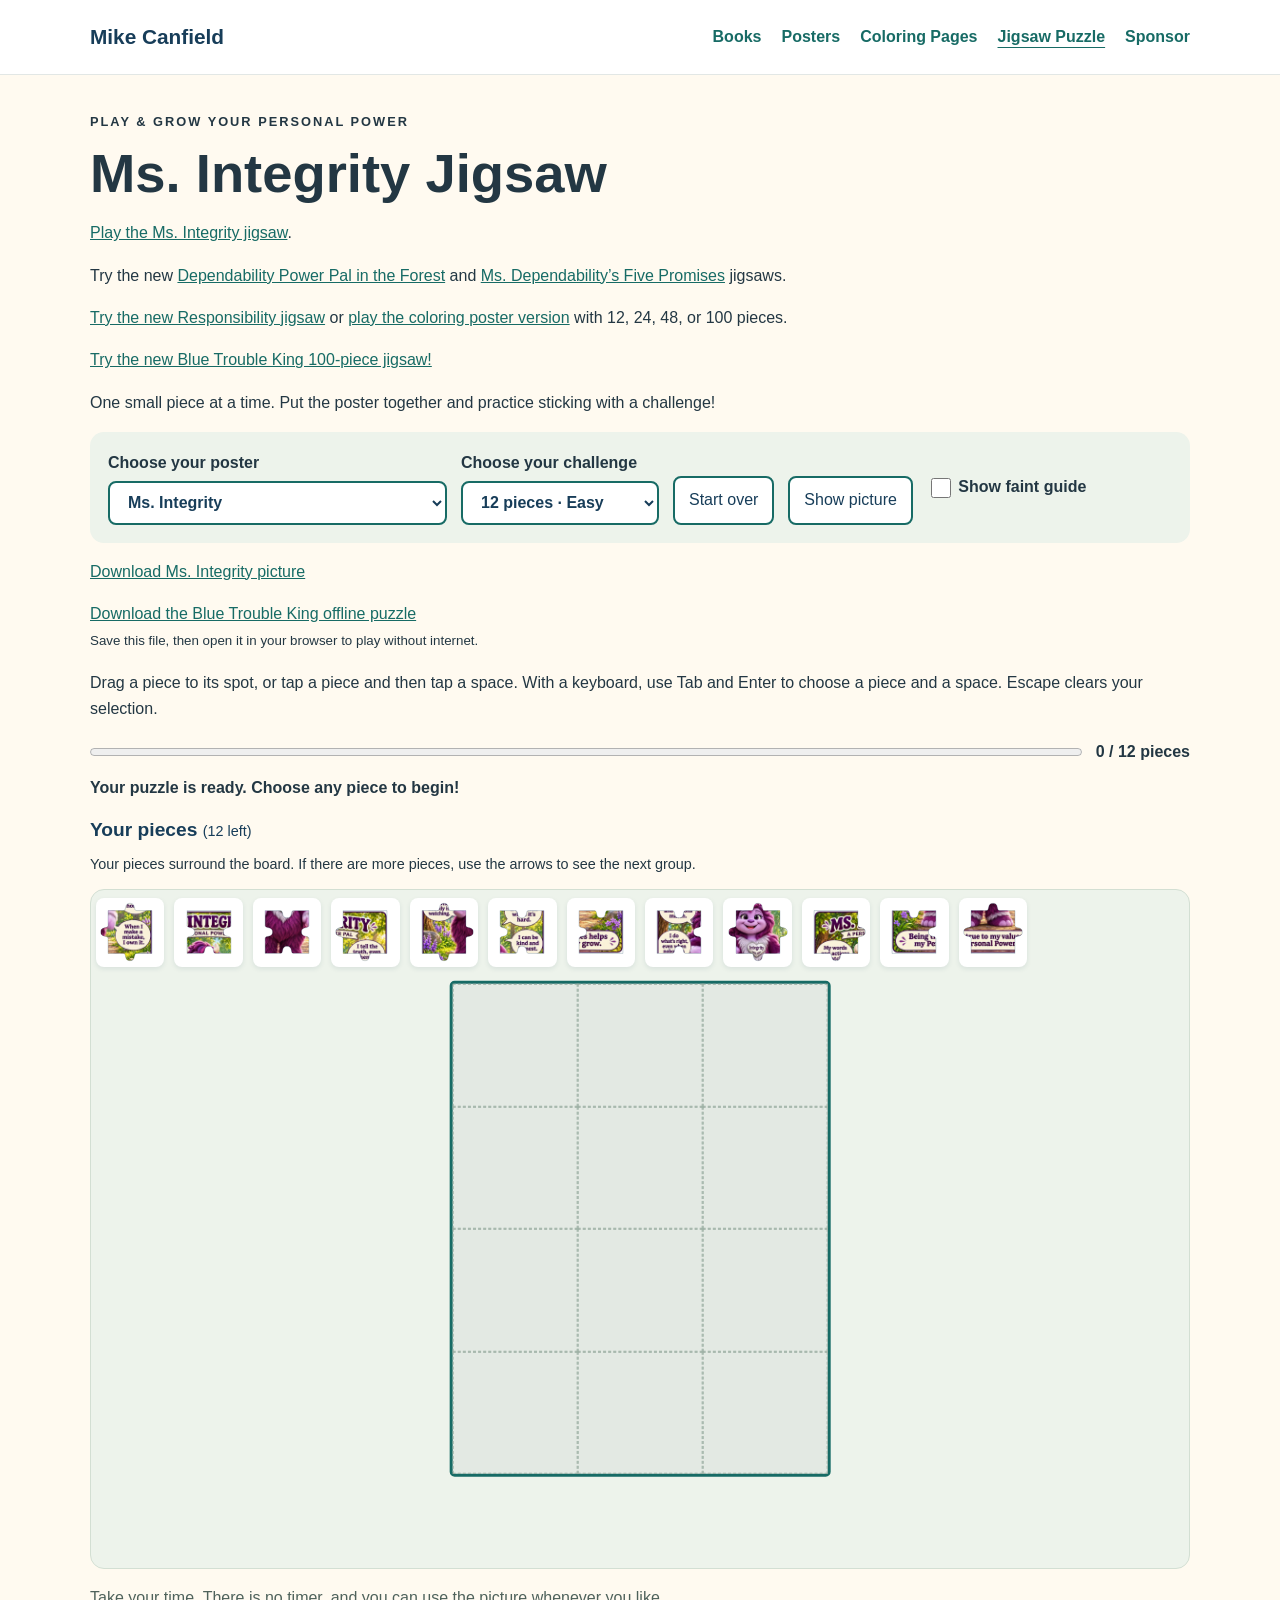
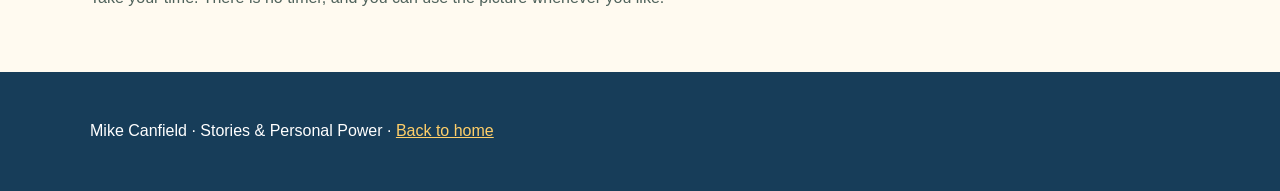
<file: puzzle.html>
<!DOCTYPE html>
<html lang="en">
<head>
  <meta charset="UTF-8">
  <meta name="viewport" content="width=device-width, initial-scale=1">
  <meta name="description" content="Piece together every Trouble Monster and Personal Power Pal poster! Free jigsaw puzzles for families with 12, 24, 48, or 100 pieces.">
  <title>Excuse Monster Jigsaw | Mike Canfield</title>
  <link rel="stylesheet" href="assets/site.css">
  <link rel="stylesheet" href="assets/puzzle.css">
  <script src="assets/puzzle.js" defer></script>
</head>
<body>
  <header><div class="wrap header-inner">
    <a class="brand" href="index.html">Mike Canfield</a>
    <nav aria-label="Main navigation"><a href="index.html#books">Books</a><a href="posters.html">Posters</a><a href="coloring-pages.html">Coloring Pages</a><a href="puzzle.html" aria-current="page">Jigsaw Puzzle</a><a href="sponsor.html">Sponsor</a></nav>
  </div></header>
  <main class="wrap puzzle-page">
    <div class="eyebrow">Play &amp; grow your Personal Power</div>
    <h1 id="puzzle-title">The Excuse Monster Jigsaw</h1>
    <p class="intro"><a href="puzzle.html?poster=ms-integrity">Play the Ms. Integrity jigsaw</a>.</p>
    <p class="intro">Try the new <a href="puzzle.html?poster=dependability-forest">Dependability Power Pal in the Forest</a> and <a href="puzzle.html?poster=dependability-five-promises">Ms. Dependability&rsquo;s Five Promises</a> jigsaws.</p>
    <p class="intro"><a href="puzzle.html?poster=responsibility">Try the new Responsibility jigsaw</a> or <a href="puzzle.html?poster=responsibility-coloring">play the coloring poster version</a> with 12, 24, 48, or 100 pieces.</p>
    <p class="intro"><a href="puzzle.html?poster=blue-trouble-king&amp;pieces=100">Try the new Blue Trouble King 100-piece jigsaw!</a></p>
    <p class="intro">One small piece at a time. Put the poster together and practice sticking with a challenge!</p>
    <div class="puzzle-controls">
      <label for="poster">Choose your poster <select id="poster"><option value="excuse">The Excuse Monster</option><option value="courage">Courage · Personal Power Pal</option><option value="calm">Calm · Personal Power Pal</option></select></label>
      <label for="difficulty">Choose your challenge <select id="difficulty"><option value="12">12 pieces · Easy</option><option value="24">24 pieces · Medium</option><option value="48">48 pieces · Hard</option><option value="100">100 pieces · Expert</option></select></label>
      <button type="button" id="restart">Start over</button>
      <button type="button" id="preview-toggle" aria-expanded="false" aria-controls="picture-preview">Show picture</button>
      <label class="guide-control"><input type="checkbox" id="guide"> Show faint guide</label>
    </div>
    <p><a id="download-picture" href="assets/excuse-monster.png" download="excuse-monster.png">Download the puzzle picture</a></p>
    <p class="offline-download"><a href="assets/downloads/blue-trouble-king-100-piece-jigsaw.html" download="blue-trouble-king-100-piece-jigsaw.html">Download the Blue Trouble King offline puzzle</a><br><small>Save this file, then open it in your browser to play without internet.</small></p>
    <div id="picture-preview" hidden><img src="assets/excuse-monster.png" width="1024" height="1536" alt="Complete Excuse Monster poster to use as a reference."></div>
    <p id="instructions">Drag a piece to its spot, or tap a piece and then tap a space. With a keyboard, use Tab and Enter to choose a piece and a space. Escape clears your selection.</p>
    <div class="puzzle-progress"><progress id="progress" value="0" max="12" aria-label="Pieces placed"></progress><strong id="count">0 / 12 pieces</strong></div>
    <p id="puzzle-status" role="status" aria-live="polite">Loading your puzzle…</p>
    <div class="piece-tray-toolbar">
      <h2 id="tray-title">Your pieces <span id="remaining"></span></h2>
      <div class="piece-pages" hidden><button type="button" id="pieces-previous" aria-label="Previous group of pieces">←</button><span id="piece-page" aria-live="polite"></span><button type="button" id="pieces-next" aria-label="Next group of pieces">→</button></div>
    </div>
    <p class="piece-layout-hint">Your pieces surround the board. If there are more pieces, use the arrows to see the next group.</p>
    <div class="puzzle-layout">
      <section aria-labelledby="board-title"><h2 id="board-title">Build your poster</h2><div id="board" class="puzzle-board" role="group" aria-label="Puzzle spaces" aria-describedby="instructions"></div></section>
      <section class="tray-section" aria-labelledby="tray-title"><div id="tray" class="piece-tray" role="group" aria-label="Unplaced puzzle pieces"></div></section>
    </div>
    <section id="complete" class="puzzle-complete" hidden tabindex="-1"><h2>You put it together!</h2><p>You kept trying, one piece at a time. That is Personal Power in action!</p><button type="button" id="play-again">Play again</button><a id="poster-link" href="posters.html#excuse-monster">Explore the Excuse Monster poster</a></section>
    <p class="puzzle-note">Take your time. There is no timer, and you can use the picture whenever you like.</p>
    <noscript><p>Turn on JavaScript to play the puzzles. You can still <a href="posters.html">browse and download all the posters</a>.</p></noscript>
  </main>
  <footer><div class="wrap"><p>Mike Canfield · Stories &amp; Personal Power · <a href="index.html">Back to home</a></p></div></footer>
</body>
</html>
</file>
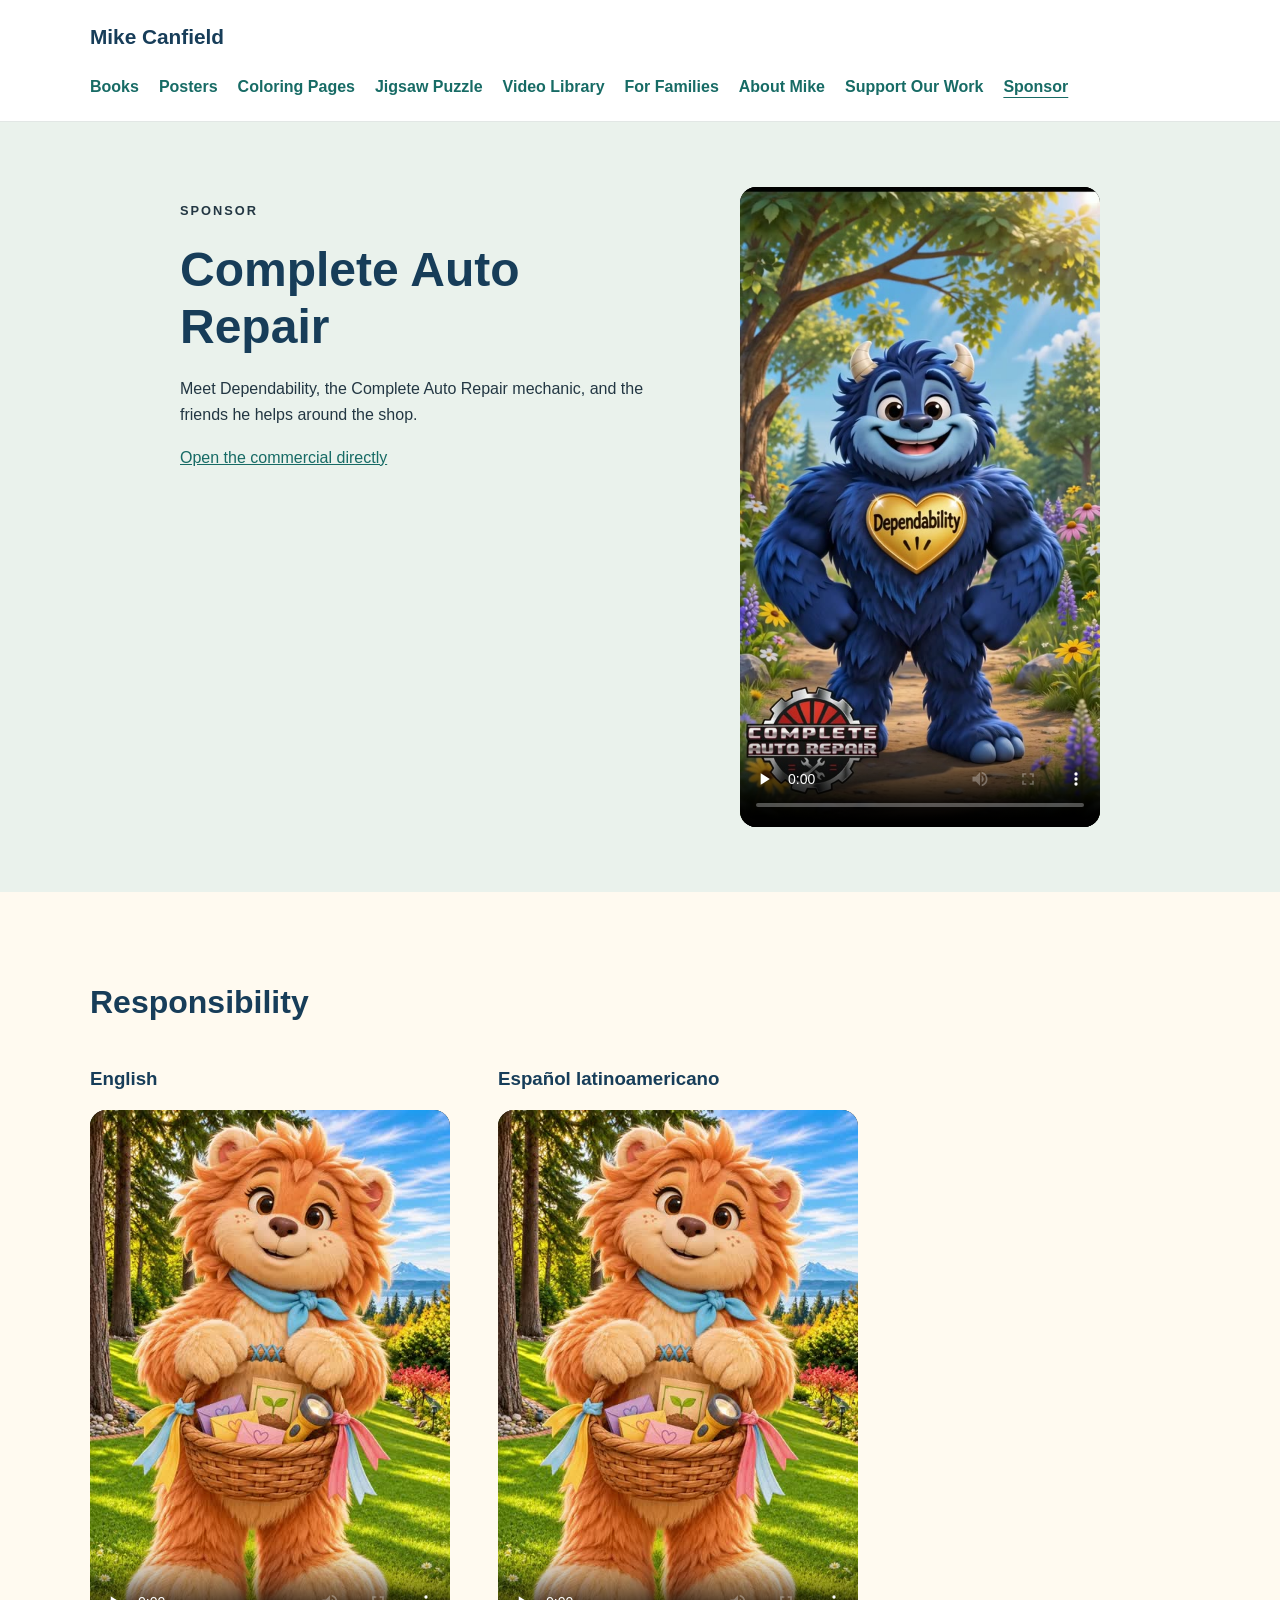
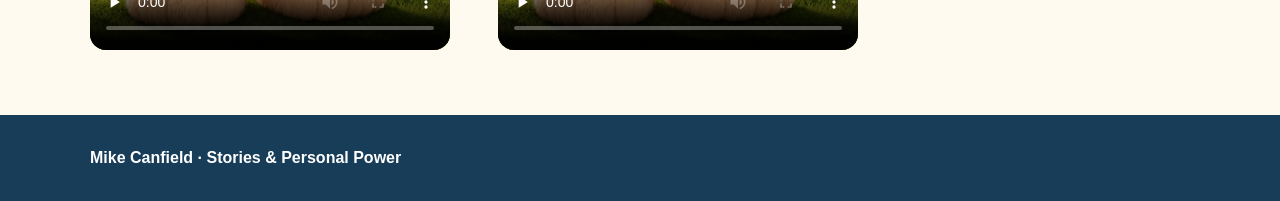
<file: sponsor.html>
<!DOCTYPE html>
<html lang="en">
<head>
  <meta charset="UTF-8">
  <meta name="viewport" content="width=device-width, initial-scale=1">
  <meta name="description" content="Watch the Complete Auto Repair commercial and the Responsibility video in English and Spanish.">
  <title>Complete Auto Repair | Mike Canfield</title>
  <link rel="stylesheet" href="assets/site.css">
</head>
<body>
  <header>
    <div class="wrap header-inner">
      <a class="brand" href="index.html">Mike Canfield</a>
      <nav aria-label="Main navigation">
        <a href="index.html#books">Books</a>
        <a href="posters.html">Posters</a>
        <a href="coloring-pages.html">Coloring Pages</a>
        <a href="puzzle.html">Jigsaw Puzzle</a>
        <a href="index.html#wisdom">Video Library</a>
        <a href="index.html#families">For Families</a>
        <a href="index.html#about">About Mike</a>
        <a href="index.html#support">Support Our Work</a>
        <a href="sponsor.html" aria-current="page">Sponsor</a>
      </nav>
    </div>
  </header>
  <main>
    <section class="soft">
      <div class="wrap sponsor-spot">
        <div>
          <p class="eyebrow">Sponsor</p>
          <h1 class="poster-page-title">Complete Auto Repair</h1>
          <p class="intro">Meet Dependability, the Complete Auto Repair mechanic, and the friends he helps around the shop.</p>
          <p><a href="assets/videos/complete-auto-repair-dependable.mp4?v=spoken">Open the commercial directly</a></p>
        </div>
        <video controls playsinline loop preload="none"
               width="720" height="1280"
               poster="assets/videos/posters/complete-auto-repair.jpg"
               aria-label="Complete Auto Repair commercial">
          <source src="assets/videos/complete-auto-repair-dependable.mp4?v=spoken" type="video/mp4">
          Your browser does not support embedded video.
        </video>
      </div>
    </section>
    <section id="responsibility" aria-labelledby="responsibility-title">
      <div class="wrap">
        <h2 id="responsibility-title">Responsibility</h2>
        <div class="sponsor-language-grid">
          <div>
            <h3 id="responsibility-english">English</h3>
            <video controls playsinline preload="none" width="720" height="1080"
                   poster="assets/videos/posters/responsibility-sponsor.jpg"
                   aria-labelledby="responsibility-title responsibility-english">
              <source src="assets/videos/responsibility-sponsor-en.mp4" type="video/mp4">
              <a href="assets/videos/responsibility-sponsor-en.mp4">Open the English video</a>
            </video>
          </div>
          <div lang="es">
            <h3 id="responsibility-spanish">Español latinoamericano</h3>
            <video controls playsinline preload="none" width="720" height="1080"
                   poster="assets/videos/posters/responsibility-sponsor.jpg"
                   aria-label="Responsabilidad en español latinoamericano">
              <source src="assets/videos/responsibility-sponsor-es.mp4" type="video/mp4">
              <a href="assets/videos/responsibility-sponsor-es.mp4">Abrir el video en español</a>
            </video>
          </div>
        </div>
      </div>
    </section>
  </main>
  <footer>
    <div class="wrap"><strong>Mike Canfield &middot; Stories &amp; Personal Power</strong></div>
  </footer>
</body>
</html>
</file>
<file: assets/site.css>
:root {
      --blue: #173d59;
     --teal: #176b65;
      --cream: #fffaf0;
      --gold: #ffcf69;
      --ink: #233743;
    }
    * { box-sizing: border-box; }
    html { scroll-behavior: smooth; }
    body {
      margin: 0;
      font-family: Arial, sans-serif;
      color: var(--ink);
      background: var(--cream);
      line-height: 1.65;
    }
    a { color: var(--teal); }
    a:focus-visible {
      outline: 3px solid #c15416;
      outline-offset: 5px;
    }
    .wrap { width: min(1100px, 90%); margin: auto; }
    header { background: white; border-bottom: 1px solid #e2e7e5; }
    .header-inner {
      display: flex;
      justify-content: space-between;
      align-items: center;
      gap: 20px;
      padding: 20px 0;
      flex-wrap: wrap;
    }
    .brand {
      font-size: 1.3rem;
      font-weight: bold;
      text-decoration: none;
      color: var(--blue);
    }
    nav { display: flex; flex-wrap: wrap; gap: 20px; }
    nav a { text-decoration: none; font-weight: bold; }
    .site-banner { margin: 0; background: #071e3d; }
    .site-banner img, .site-banner video { display: block; width: 100%; height: auto; }
    .hero { background: var(--blue); color: white; padding: 85px 0; }
    .eyebrow {
      text-transform: uppercase;
      letter-spacing: 2px;
      font-size: .8rem;
      font-weight: bold;
    }
    .hero .eyebrow { color: var(--gold); }
    h1 {
      font-size: clamp(2.4rem, 6vw, 4.5rem);
      line-height: 1.1;
      max-width: 850px;
      margin: 20px 0;
    }
    .hero p { max-width: 650px; font-size: 1.2rem; }
    .buttons { display: flex; gap: 14px; flex-wrap: wrap; margin-top: 30px; }
    .button {
      display: inline-block;
      padding: 12px 22px;
      border-radius: 8px;
      background: var(--teal);
      color: white;
      font-weight: bold;
      text-decoration: none;
    }
    .hero .button { background: var(--gold); color: var(--blue); }
    .hero .secondary { background: transparent; color: white; border: 1px solid white; }
    button:focus-visible, input:focus-visible, select:focus-visible { outline: 3px solid #c15416; outline-offset: 4px; }
    [hidden] { display: none !important; }
    .caregiver-hero { background: #edf3eb; color: var(--ink); padding: 65px 0; }
    .caregiver-hero .eyebrow { color: var(--teal); }
    .caregiver-opening { display: grid; grid-template-columns: 1.1fr 1fr; gap: 45px; align-items: center; }
    .opening-video video { display: block; width: 100%; height: auto; aspect-ratio: 16 / 9; object-fit: contain; border-radius: 14px; background: white; }
    .opening-video .buttons { margin-top: 16px; align-items: center; }
    .opening-video button { border: 0; font: inherit; font-weight: bold; cursor: pointer; }
    .opening-video-note { color: #52675f; font-size: .85rem !important; margin: 8px 0 0; }
    .caregiver-hero h1 { color: var(--blue); font-size: clamp(2.3rem, 4.5vw, 3.8rem); letter-spacing: -1.5px; }
    .caregiver-hero p { font-size: 1.1rem; }
    .caregiver-hero .hero-note { color: #52675f; font-size: .9rem; }
    .caregiver-hero .button { background: var(--teal); color: white; }
    .book-finder { padding: 28px; background: white; border: 1px solid #dce4df; border-radius: 18px; box-shadow: 0 12px 30px #173d590a; }
    .book-finder h2 { font-size: 1.55rem; margin: 0 0 8px; }
    .book-finder p { font-size: .9rem; color: #52675f; }
    .book-finder label { display: block; font-size: .85rem; font-weight: bold; margin: 16px 0 6px; }
    .book-finder input, .book-finder select { width: 100%; padding: 12px; border: 1px solid #b9ccc3; border-radius: 7px; background: white; color: var(--ink); font: inherit; }
    .book-finder .button { border: 0; width: 100%; margin-top: 18px; font: inherit; font-weight: bold; cursor: pointer; }
    .finder-topics { display: flex; flex-wrap: wrap; gap: 8px; margin-top: 13px; }
    .finder-topics button { border: 1px solid #d0dfd5; border-radius: 20px; padding: 7px 12px; background: #f5f8f2; color: var(--teal); font: inherit; font-size: .8rem; cursor: pointer; }
    .finder-topics button[aria-pressed="true"] { background: var(--teal); color: white; border-color: var(--teal); }
    .book-results-bar { display: flex; align-items: center; justify-content: space-between; gap: 15px; flex-wrap: wrap; margin-top: 25px; }
    .book-results-bar p { margin: 0; color: #52675f; }
    .book-reset { border: 0; background: transparent; padding: 6px 0; color: var(--teal); font: inherit; font-weight: bold; text-decoration: underline; cursor: pointer; }
    .book-empty { padding: 24px; background: #edf3eb; border-radius: 12px; }
    .book-empty h3 { margin-top: 0; }
    .site-banner { padding: 30px 0; background: var(--cream); }
    .site-banner img, .site-banner video { width: min(1100px, 90%); margin: auto; border-radius: 16px; }
    @media (max-width: 800px) {
      .caregiver-opening { grid-template-columns: 1fr; gap: 24px; }
      .caregiver-hero { padding: 40px 0; }
      .book-finder { padding: 24px; }
    }
    section { padding: 65px 0; scroll-margin-top: 20px; }
    h2 { color: var(--blue); font-size: 2rem; line-height: 1.2; }
    h3 { color: var(--blue); line-height: 1.3; }
    .intro { max-width: 740px; }
    .grid {
      display: grid;
      grid-template-columns: repeat(auto-fit, minmax(250px, 1fr));
      gap: 22px;
      margin-top: 30px;
    }
    .card {
      background: white;
      border: 1px solid #dce4df;
      border-radius: 14px;
      padding: 26px;
    }
    .card h3 { margin-top: 0; }
    .book-card { display: flex; flex-direction: column; }
    .book-cover { width: auto; max-width: 100%; height: 180px; object-fit: contain; align-self: center; margin-bottom: 24px; box-shadow: 0 6px 14px #173d5920; }
    .book-card h3 { margin-top: 8px; margin-bottom: 0; }
    .book-link { margin-top: auto; padding-top: 12px; font-weight: bold; }
    .book-actions { margin-top: auto; padding-top: 12px; display: flex; flex-direction: column; gap: 10px; }
    .book-actions .book-link { margin-top: 0; padding-top: 0; }
    .book-video-link { font-weight: bold; }
    .sr-only { position: absolute; width: 1px; height: 1px; padding: 0; overflow: hidden; clip-path: inset(50%); white-space: nowrap; }
    .tag { font-size: .8rem; font-weight: bold; color: var(--teal); }
    .soft { background: #eaf2ec; }
    .ideas-introduction { display: grid; grid-template-columns: 1fr 300px; gap: 35px; align-items: center; }
    .ideas-illustration { margin: 0; }
    .ideas-illustration img { display: block; width: 100%; height: auto; border-radius: 12px; }
    .ideas-illustration figcaption { font-size: .8rem; color: #52675f; margin-top: 10px; }
    .idea-card-illustration { display: block; width: min(260px, 100%); height: auto; margin: 0 auto 22px; border-radius: 10px; }
    @media (max-width: 700px) {
      .ideas-introduction { grid-template-columns: 1fr; }
      .ideas-illustration { width: min(300px, 100%); margin: auto; }
    }
    .steps { padding-left: 24px; max-width: 750px; }
    .steps li { padding: 8px 0; }
    .quote {
      margin: 25px 0;
      padding-left: 20px;
      border-left: 5px solid var(--teal);
      font-size: 1.4rem;
      color: var(--blue);
      font-weight: bold;
    }
    .video-feature { display: grid; grid-template-columns: 1fr 1fr; overflow: hidden; border-radius: 18px; background: var(--blue); color: white; margin: 28px 0 40px; }
    .video-feature-copy { padding: 38px; align-self: center; }
    .video-feature-copy .eyebrow { color: var(--gold); }
    .video-feature-copy h3 { color: white; font-size: clamp(2rem, 4vw, 3rem); margin: 14px 0; }
    .video-feature-copy p { color: #dce7e9; }
    .video-feature-copy .button { background: var(--gold); color: var(--blue); border: 0; cursor: pointer; font: inherit; font-weight: bold; margin-top: 14px; }
    .video-feature-player { background: #102f44; display: grid; place-items: center; padding: 20px; }
    .video-feature-player video { display: block; width: min(100%, 420px, 57.9167vh); height: auto; aspect-ratio: 834 / 1080; object-fit: contain; border-radius: 8px; }
    .video-shelf { padding: 0; margin: 30px 0; }
    .video-shelf-heading { display: flex; justify-content: space-between; align-items: baseline; gap: 15px; margin-bottom: 14px; }
    .video-shelf-heading h3 { margin: 0; font-size: 1.3rem; }
    .video-shelf-heading span { color: #62716f; font-size: .8rem; }
    .video-shelf-grid { display: grid; grid-template-columns: repeat(5, minmax(0, 1fr)); gap: 16px; }
    .wisdom-shelf { grid-template-columns: repeat(6, minmax(0, 1fr)); }
    .video-tile { border: 1px solid #dce4df; border-radius: 12px; overflow: hidden; background: white; }
    .video-card-button { display: block; width: 100%; padding: 0; border: 0; background: white; color: inherit; font: inherit; text-align: left; cursor: pointer; }
    .video-card-button:hover { background: #f4f8f3; }
    .video-card-button:focus-visible { outline: 3px solid #c15416; outline-offset: -3px; }
    .video-art.has-poster { height: auto; aspect-ratio: 834 / 1080; }
    .video-art.has-poster::before { display: none; }
    .video-art img { display: block; width: 100%; height: 100%; object-fit: contain; }
    .video-card-button .video-tile-copy h4 { color: var(--teal); }
    .library-dialog { border: 0; padding: 0; border-radius: 14px; width: min(620px, 94vw); max-height: 94vh; background: var(--cream); color: var(--ink); }
    .library-dialog::backdrop { background: #102f44bb; }
    .library-dialog-header { display: flex; justify-content: space-between; align-items: center; gap: 15px; padding: 16px 22px; }
    .library-dialog-header h3 { margin: 0; }
    .library-dialog-close { width: 38px; height: 38px; border: 0; border-radius: 50%; background: #eaf2ec; color: var(--blue); font-size: 24px; cursor: pointer; }
    .library-dialog video { display: block; height: min(70vh, 680px); width: auto; max-width: 100%; margin: 0 auto 20px; aspect-ratio: 834 / 1080; object-fit: contain; }
    .library-dialog.is-landscape { width: min(960px, 94vw); }
    .library-dialog.is-landscape video { width: calc(100% - 40px); height: auto; max-height: 70vh; aspect-ratio: 16 / 9; }
    .library-dialog.is-tall video { aspect-ratio: 9 / 16; }
    .library-dialog-status { padding: 0 22px; font-size: .9rem; }
    .video-art { height: 145px; display: grid; place-items: center; background: var(--tile-tone, #eaf2ec); color: var(--blue); position: relative; overflow: hidden; }
    .video-art::before { content: ''; position: absolute; width: 130px; height: 130px; border: 1px solid #ffffffaa; border-radius: 50%; right: -30px; top: -40px; }
    .video-art-symbol { font: bold 48px Georgia, serif; }
    .video-art-label { position: absolute; right: 8px; bottom: 8px; padding: 2px 6px; background: #ffffffe0; font-size: .65rem; border-radius: 4px; }
    .video-tile-copy { padding: 14px; }
    .video-tile-copy h4 { color: var(--blue); margin: 0 0 8px; line-height: 1.3; }
    .video-tile-copy p { font-size: .75rem; color: #62716f; margin: 0; }
    .video-tile-copy button { background: transparent; padding: 0; border: 0; color: var(--teal); font: inherit; font-weight: bold; text-decoration: underline; cursor: pointer; }
    .video-library-note { color: #62716f; font-size: .9rem; }
    @media (max-width: 850px) {
      .video-shelf-grid { grid-template-columns: repeat(3, minmax(0, 1fr)); }
      .wisdom-shelf { grid-template-columns: repeat(3, minmax(0, 1fr)); }
    }
    @media (max-width: 600px) {
      .video-feature { grid-template-columns: 1fr; }
      .video-feature-player { grid-row: 1; }
      .video-feature-copy { padding: 26px; }
      .video-shelf-grid { grid-template-columns: repeat(2, minmax(0, 1fr)); gap: 12px; }
      .wisdom-shelf { grid-template-columns: repeat(2, minmax(0, 1fr)); }
      .video-art { height: 125px; }
      .video-shelf-heading { flex-wrap: wrap; gap: 4px; }
    }
    footer { padding: 30px 0; background: var(--blue); color: white; }
    footer a { color: var(--gold); }
    .support-work { background: var(--blue); color: white; }
    .support-layout { display: grid; grid-template-columns: 1.6fr 1fr; gap: 40px; align-items: center; }
    .support-work .eyebrow { color: var(--gold); }
    .support-work h2 { color: white; font-size: clamp(2rem, 4vw, 2.7rem); margin: 15px 0; }
    .support-work p { color: #e0ebed; max-width: 650px; }
    .support-action { text-align: center; }
    .support-action .button { background: var(--gold); color: var(--blue); }
    .support-action p { font-size: .85rem; margin: 14px 0 0; }
    @media (max-width: 700px) {
      .support-layout { grid-template-columns: 1fr; gap: 22px; }
      .support-action { text-align: left; }
    }
    @media (prefers-reduced-motion: reduce) {
      html { scroll-behavior: auto; }
    }
nav a[aria-current="page"] { text-decoration: underline; text-underline-offset: 5px; }

.sponsor-spot {
  display: grid;
  grid-template-columns: minmax(0, 1fr) minmax(0, 360px);
  align-items: start;
  gap: clamp(24px, 6vw, 72px);
  max-width: 920px;
}

.sponsor-spot video,
.sponsor-language-grid video {
  display: block;
  width: 100%;
  height: auto;
  border-radius: 16px;
  background: #000;
}

.sponsor-language-grid {
  display: grid;
  grid-template-columns: repeat(2, minmax(0, 360px));
  gap: clamp(24px, 5vw, 48px);
}

@media (max-width: 680px) {
  .sponsor-spot { grid-template-columns: minmax(0, 1fr); }
  .sponsor-spot video { max-width: 360px; justify-self: center; }
  .sponsor-language-grid { grid-template-columns: minmax(0, 360px); }
}
.poster-page-title { font-size: clamp(2rem, 5vw, 3rem); line-height: 1.2; color: var(--blue); }
.video-art.portrait-preview img { position: absolute; inset: 0; }
.free-book-feature { display: grid; grid-template-columns: minmax(250px, 340px) 1fr; gap: 48px; align-items: center; }
.free-book-cover .book-cover { display: block; width: 100%; height: auto; max-height: 390px; margin: 0 auto 20px; box-shadow: none; }
.free-book-description h2 { margin-top: 12px; }
@media (max-width: 700px) {
  .free-book-feature { grid-template-columns: 1fr; gap: 24px; }
  .free-book-cover { width: min(340px, 100%); margin: auto; }
}
.free-book-buttons { display: flex; flex-direction: column; gap: 12px; }
.free-book-buttons .button { text-align: center; }
.free-book-note { font-size: .8rem; color: #52675f; }
.poster-downloads { display: flex; flex-direction: column; gap: 10px; margin: 12px 0 18px; }
.poster-downloads a { font-weight: bold; }
</file>
<file: assets/puzzle.css>
.puzzle-page { padding-top: 36px; padding-bottom: 45px; }
.puzzle-page h1 { font-size: clamp(2rem, 5vw, 3.4rem); max-width: none; margin: 12px 0; }
.puzzle-controls { display: flex; flex-wrap: wrap; align-items: end; gap: 14px; padding: 18px; background: #edf3eb; border-radius: 14px; }
.puzzle-controls label { font-weight: bold; }
.puzzle-controls select { display: block; margin-top: 4px; }
.puzzle-page button, .puzzle-page select { font: inherit; border: 2px solid #176b65; border-radius: 8px; padding: 9px 14px; background: white; color: #173d59; cursor: pointer; min-height: 44px; }
.puzzle-page button:hover { background-color: #eef6e9; }
.puzzle-controls .guide-control { align-self: center; }
.guide-control input { width: 20px; height: 20px; vertical-align: middle; }
#picture-preview { margin: 20px auto; text-align: center; }
#picture-preview img { display: block; width: min(100%, 340px); height: auto; margin: auto; border-radius: 12px; }
.puzzle-progress { display: flex; gap: 14px; align-items: center; }
.puzzle-progress progress { flex: 1; accent-color: #176b65; height: 16px; }
#puzzle-status { min-height: 1.7em; font-weight: bold; margin: 10px 0; }
.piece-tray-toolbar { display: flex; flex-wrap: wrap; justify-content: space-between; align-items: center; gap: 8px; }
.piece-tray-toolbar h2 { font-size: 1.2rem; margin: 6px 0; }
.piece-pages { display: flex; align-items: center; gap: 10px; }
.piece-pages[hidden] { display: none; }
.puzzle-page .piece-pages button { padding: 5px 12px; }
.piece-pages button:disabled { opacity: .4; cursor: default; }
.piece-layout-hint { margin: 6px 0 12px; font-size: .9rem; }
.puzzle-layout { position: relative; height: min(680px, calc(100svh - 110px)); min-height: 320px; background: #edf3eb; border: 1px solid #d3dfd3; border-radius: 14px; }
.puzzle-layout > section { padding: 0; }
.puzzle-layout > section:first-child { position: absolute; left: 50%; top: 50%; transform: translate(-50%, -50%); width: var(--board-width, 45%); z-index: 1; }
.puzzle-layout #board-title { position: absolute; width: 1px; height: 1px; overflow: hidden; clip-path: inset(50%); white-space: nowrap; }
.puzzle-layout .tray-section { display: contents; }
#remaining { font-size: .9rem; font-weight: normal; }
.puzzle-board { display: grid; grid-template-columns: repeat(var(--cols), 1fr); grid-template-rows: repeat(var(--rows), 1fr); aspect-ratio: var(--poster-ratio, 2 / 3); background: #e3e9e3; border: 3px solid #176b65; border-radius: 5px; position: relative; isolation: isolate; }
.puzzle-board::before { content: ''; position: absolute; inset: 0; background: var(--poster-image, url('excuse-monster.png')) center / 100% 100% no-repeat; opacity: 0; z-index: -1; }
.puzzle-board.with-guide::before { opacity: .22; }
.puzzle-page .puzzle-slot { border: 1px dashed #9aaea2; border-radius: 0; padding: 0; min-height: 0; background: transparent; position: relative; aspect-ratio: auto; }
.puzzle-slot.filled { border-color: transparent; cursor: default; z-index: 2; }
.puzzle-slot svg { position: absolute; inset: 0; width: 100%; height: 100%; overflow: visible; pointer-events: none; }
.puzzle-slot:focus-visible { z-index: 4; }
.piece-tray { position: absolute; inset: 0; pointer-events: none; }
.puzzle-page .piece-tray .puzzle-piece { position: absolute; pointer-events: auto; }
.piece-tray .puzzle-piece[hidden] { display: none; }
.puzzle-page .puzzle-piece { position: relative; padding: 0; border: 2px solid transparent; background: white; aspect-ratio: var(--piece-ratio); min-width: 0; min-height: 44px; touch-action: none; user-select: none; -webkit-user-select: none; cursor: grab; box-shadow: 0 2px 5px #173d5918; }
.puzzle-piece svg { position: absolute; left: 50%; top: 50%; transform: translate(-50%, -50%); width: var(--thumb-width, 68%); height: var(--thumb-height, 68%); overflow: visible; pointer-events: none; }
.puzzle-page .puzzle-piece[aria-pressed="true"] { border-color: #176b65; background: #fff0bd; outline: 2px solid #176b65; }
.puzzle-piece.dragging { opacity: .3; }
.drag-ghost { position: fixed; pointer-events: none; z-index: 1000; opacity: .93; filter: drop-shadow(0 5px 5px #0006); }
.drag-ghost svg { width: 100%; height: 100%; overflow: visible; }
.puzzle-complete { margin-top: 26px; padding: 24px; border: 2px solid #176b65; border-radius: 14px; background: #e8f5dd; }
.puzzle-complete a { margin-left: 16px; display: inline-block; }
.puzzle-note { color: #4f625b; }
@media (max-width: 650px) {
  .puzzle-controls { gap: 10px; padding: 12px; }
}
</file>
